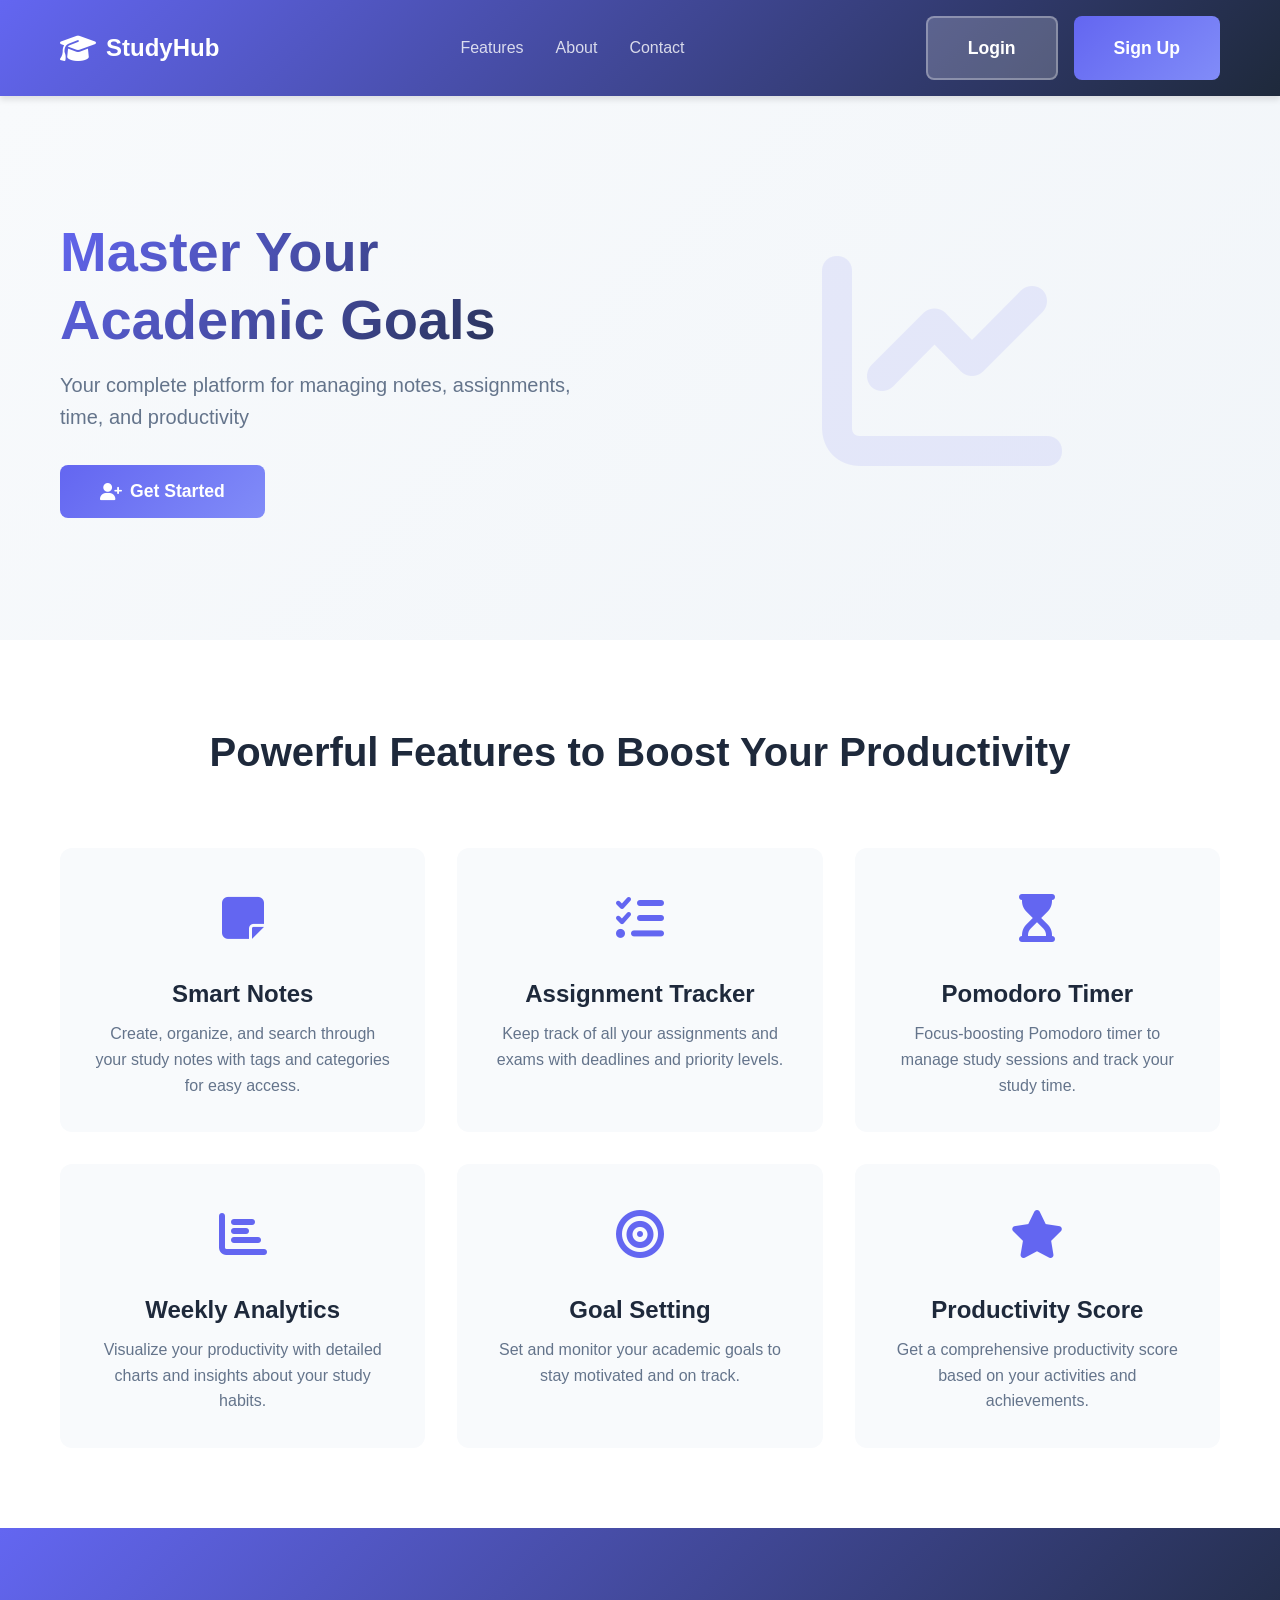
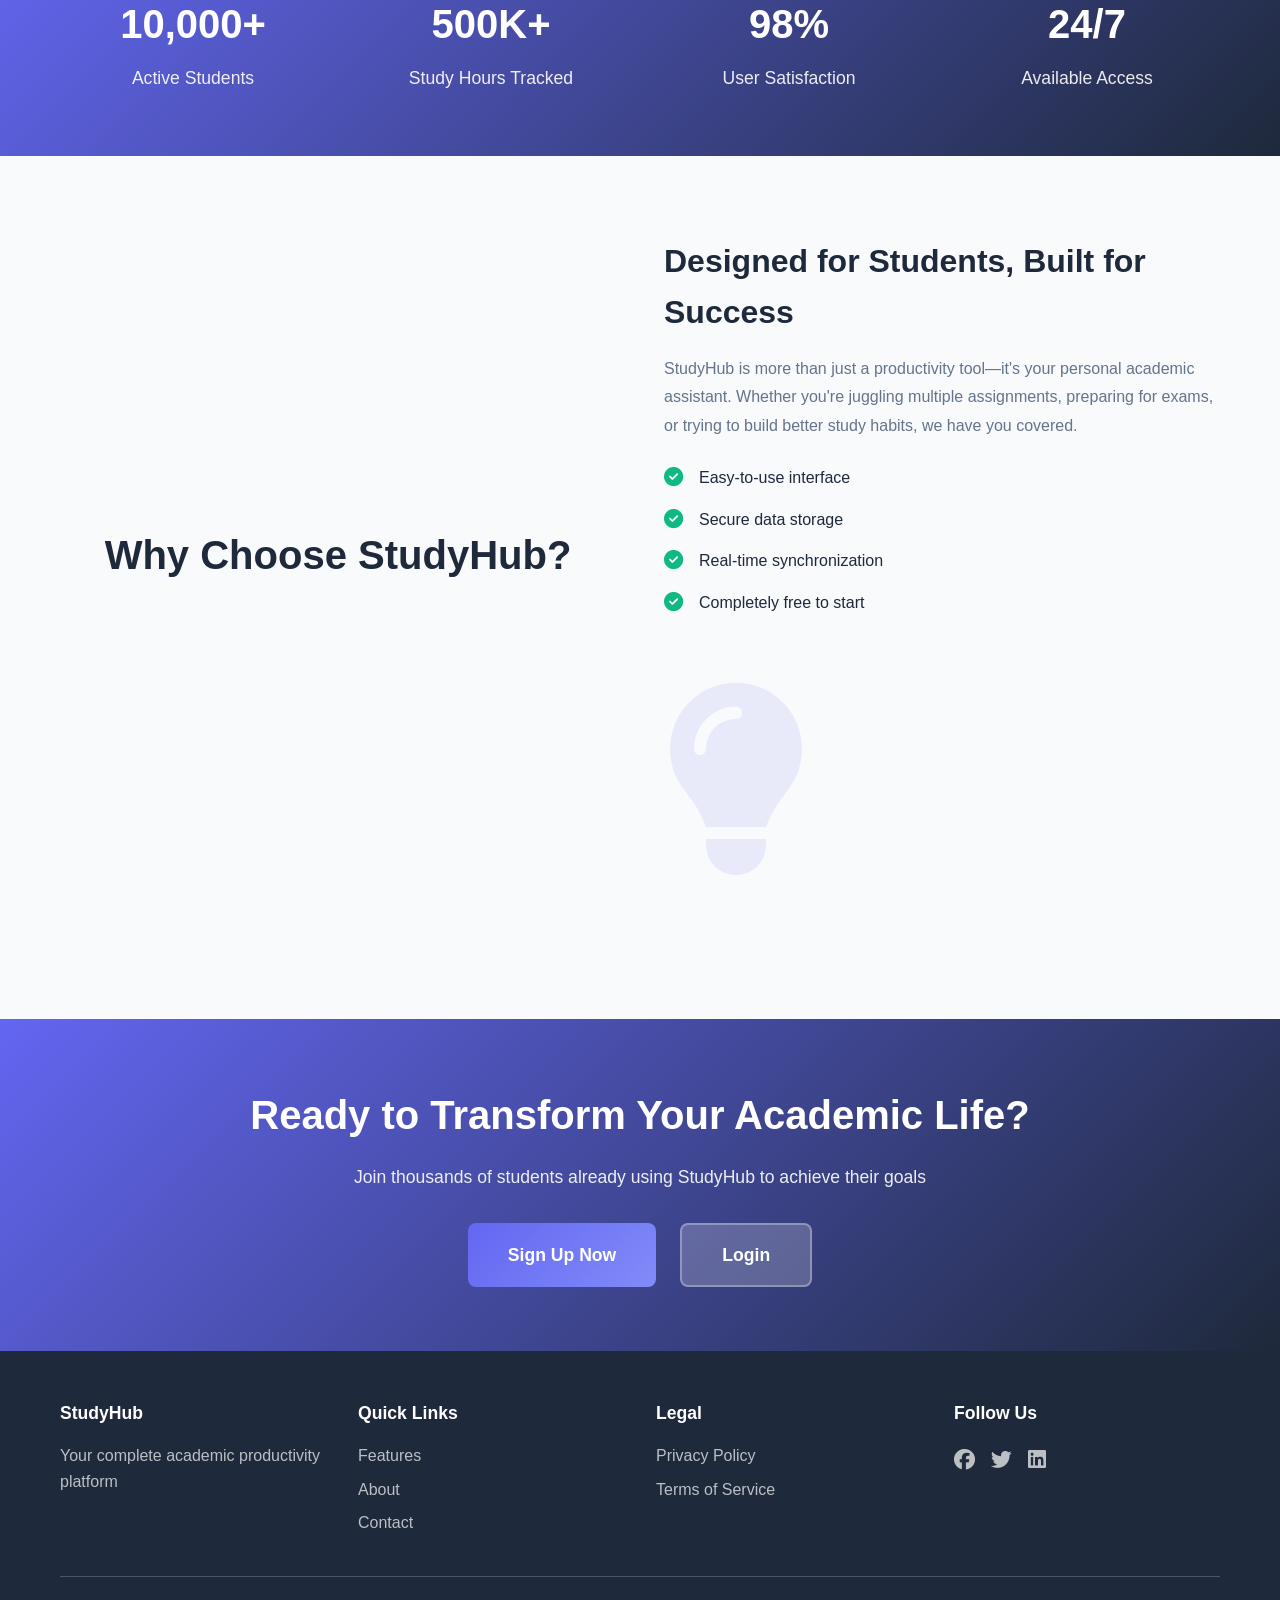
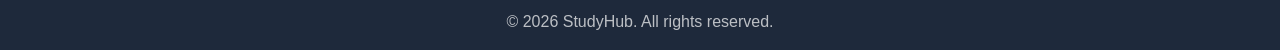
<file: frontend/index.html>
<!DOCTYPE html>
<html lang="en">
<head>
    <meta charset="UTF-8">
    <meta name="viewport" content="width=device-width, initial-scale=1.0">
    <title>Student Productivity Hub - Master Your Academic Goals</title>
    <link rel="stylesheet" href="assets/css/style.css">
    <link rel="stylesheet" href="https://cdnjs.cloudflare.com/ajax/libs/font-awesome/6.4.0/css/all.min.css">
</head>
<body>
    <!-- Navigation Bar -->
    <nav class="navbar">
        <div class="container">
            <div class="nav-wrapper">
                <div class="logo">
                    <i class="fas fa-graduation-cap"></i>
                    <span>StudyHub</span>
                </div>
                <div class="nav-links">
                    <a href="#features" class="nav-link">Features</a>
                    <a href="#about" class="nav-link">About</a>
                    <a href="#contact" class="nav-link">Contact</a>
                </div>
                <div class="auth-buttons">
                    <a href="pages/login.html" class="btn btn-secondary btn-large">
                        Login
                    </a>
                    <a href="pages/signup.html" class="btn btn-primary btn-large">
                        Sign Up
                    </a>
                    
                </div>
            </div>
        </div>
    </nav>

    <!-- Hero Section -->
    <section class="hero">
        <div class="container">
            <div class="hero-content">
                <h1 class="hero-title">Master Your Academic Goals</h1>
                <p class="hero-subtitle">Your complete platform for managing notes, assignments, time, and productivity</p>
                <div class="hero-buttons">
                    <button class="btn btn-primary btn-large" onclick="window.location='dashboard.html'">
                        <i class="fas fa-user-plus"></i> Get Started
                    </button>
                </div>
            </div>
            <div class="hero-image">
                <div class="hero-illustration">
                    <i class="fas fa-chart-line"></i>
                </div>
            </div>
        </div>
    </section>

    <!-- Features Section -->
    <section class="features" id="features">
        <div class="container">
            <h2 class="section-title">Powerful Features to Boost Your Productivity</h2>
            <div class="features-grid">
                <!-- Notes Management -->
                <div class="feature-card">
                    <div class="feature-icon">
                        <i class="fas fa-sticky-note"></i>
                    </div>
                    <h3>Smart Notes</h3>
                    <p>Create, organize, and search through your study notes with tags and categories for easy access.</p>
                </div>

                <!-- Assignment Tracker -->
                <div class="feature-card">
                    <div class="feature-icon">
                        <i class="fas fa-tasks"></i>
                    </div>
                    <h3>Assignment Tracker</h3>
                    <p>Keep track of all your assignments and exams with deadlines and priority levels.</p>
                </div>

                <!-- Study Timer -->
                <div class="feature-card">
                    <div class="feature-icon">
                        <i class="fas fa-hourglass-start"></i>
                    </div>
                    <h3>Pomodoro Timer</h3>
                    <p>Focus-boosting Pomodoro timer to manage study sessions and track your study time.</p>
                </div>

                <!-- Analytics -->
                <div class="feature-card">
                    <div class="feature-icon">
                        <i class="fas fa-chart-bar"></i>
                    </div>
                    <h3>Weekly Analytics</h3>
                    <p>Visualize your productivity with detailed charts and insights about your study habits.</p>
                </div>

                <!-- Goal Setting -->
                <div class="feature-card">
                    <div class="feature-icon">
                        <i class="fas fa-bullseye"></i>
                    </div>
                    <h3>Goal Setting</h3>
                    <p>Set and monitor your academic goals to stay motivated and on track.</p>
                </div>

                <!-- Productivity Score -->
                <div class="feature-card">
                    <div class="feature-icon">
                        <i class="fas fa-star"></i>
                    </div>
                    <h3>Productivity Score</h3>
                    <p>Get a comprehensive productivity score based on your activities and achievements.</p>
                </div>
            </div>
        </div>
    </section>

    <!-- Statistics Section -->
    <section class="statistics">
        <div class="container">
            <div class="stats-grid">
                <div class="stat-item">
                    <h3>10,000+</h3>
                    <p>Active Students</p>
                </div>
                <div class="stat-item">
                    <h3>500K+</h3>
                    <p>Study Hours Tracked</p>
                </div>
                <div class="stat-item">
                    <h3>98%</h3>
                    <p>User Satisfaction</p>
                </div>
                <div class="stat-item">
                    <h3>24/7</h3>
                    <p>Available Access</p>
                </div>
            </div>
        </div>
    </section>

    <!-- About Section -->
    <section class="about" id="about">
        <div class="container">
            <h2 class="section-title">Why Choose StudyHub?</h2>
            <div class="about-content">
                <div class="about-text">
                    <h3>Designed for Students, Built for Success</h3>
                    <p>
                        StudyHub is more than just a productivity tool—it's your personal academic assistant. 
                        Whether you're juggling multiple assignments, preparing for exams, or trying to build better study habits, 
                        we have you covered.
                    </p>
                    <ul class="benefits-list">
                        <li><i class="fas fa-check-circle"></i> Easy-to-use interface</li>
                        <li><i class="fas fa-check-circle"></i> Secure data storage</li>
                        <li><i class="fas fa-check-circle"></i> Real-time synchronization</li>
                        <li><i class="fas fa-check-circle"></i> Completely free to start</li>
                    </ul>
                </div>
                <div class="about-image">
                    <div class="about-illustration" id="lightbulb" onclick="this.classList.toggle('bulb-on')" title="Click to toggle!">
                        <i class="fas fa-lightbulb"></i>
                    </div>
                </div>
            </div>
        </div>
    </section>

    <!-- Call to Action Section -->
    <section class="cta">
        <div class="container">
            <h2>Ready to Transform Your Academic Life?</h2>
            <p>Join thousands of students already using StudyHub to achieve their goals</p>
            <div class="cta-buttons">
                <a href="pages/signup.html" class="btn btn-primary btn-large">
                    Sign Up Now
                </a>
                <a href="pages/login.html" class="btn btn-secondary btn-large">
                    Login
                </a>
            </div>
        </div>
    </section>

    <!-- Footer -->
    <footer class="footer">
        <div class="container">
            <div class="footer-content">
                <div class="footer-section">
                    <h4>StudyHub</h4>
                    <p>Your complete academic productivity platform</p>
                </div>
                <div class="footer-section">
                    <h4>Quick Links</h4>
                    <ul>
                        <li><a href="#features">Features</a></li>
                        <li><a href="#about">About</a></li>
                        <li><a href="#contact">Contact</a></li>
                    </ul>
                </div>
                <div class="footer-section">
                    <h4>Legal</h4>
                    <ul>
                        <li><a href="#">Privacy Policy</a></li>
                        <li><a href="#">Terms of Service</a></li>
                    </ul>
                </div>
                <div class="footer-section">
                    <h4>Follow Us</h4>
                    <div class="social-links">
                        <a href="#"><i class="fab fa-facebook"></i></a>
                        <a href="#"><i class="fab fa-twitter"></i></a>
                        <a href="#"><i class="fab fa-linkedin"></i></a>
                    </div>
                </div>
            </div>
            <div class="footer-bottom">
                <p>&copy; 2026 StudyHub. All rights reserved.</p>
            </div>
        </div>
    </footer>

    <script src="assets/js/script.js"></script>
</body>
</html>
</file>
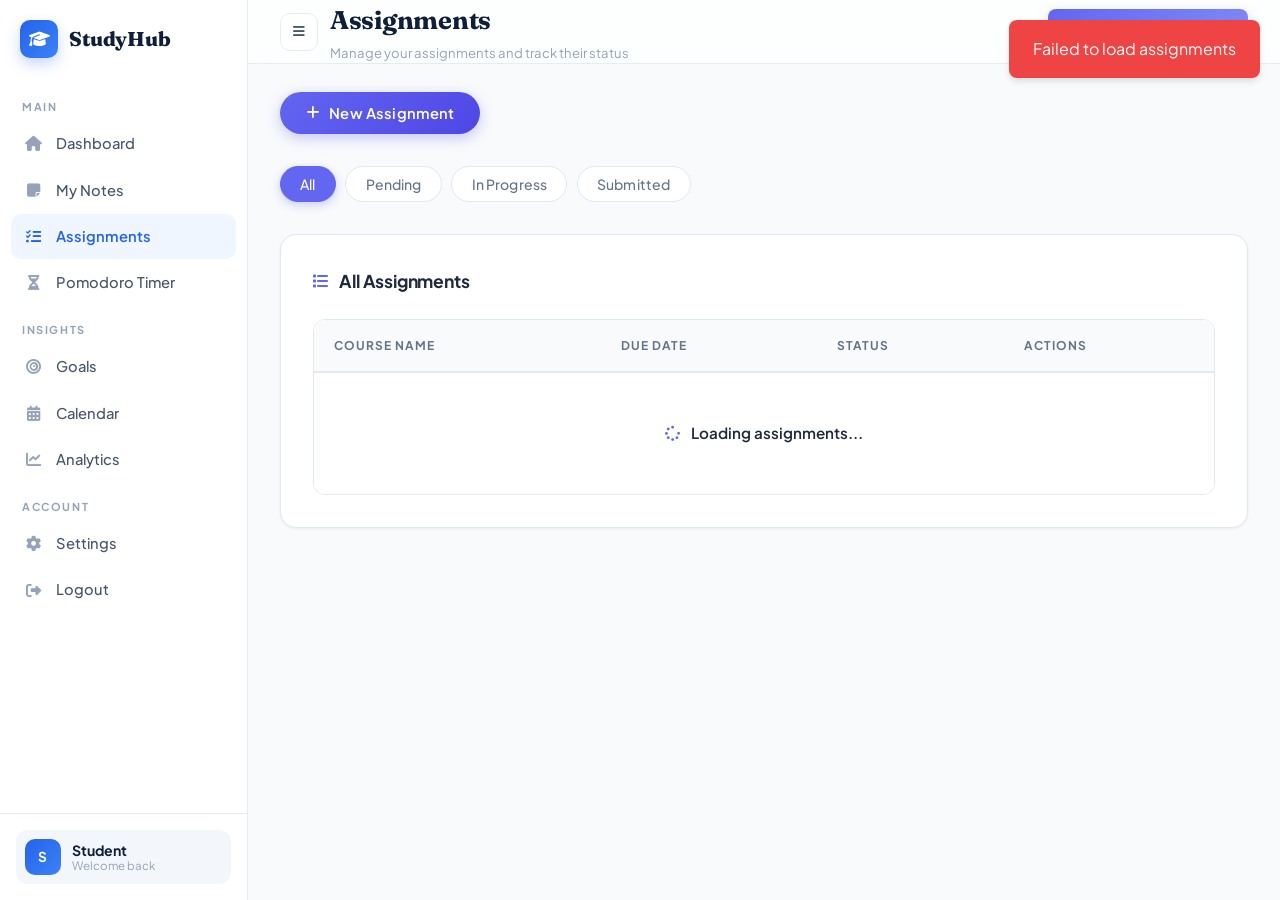
<file: frontend/pages/assignments.html>
<!DOCTYPE html>
<html lang="en">

<head>
    <meta charset="UTF-8">
    <meta name="viewport" content="width=device-width, initial-scale=1.0">
    <title>Assignments - Student Productivity Hub</title>
    <link rel="stylesheet" href="https://cdnjs.cloudflare.com/ajax/libs/font-awesome/6.4.0/css/all.min.css">
    <link rel="stylesheet" href="../assets/css/app-shell.css">
    <link rel="stylesheet" href="../assets/css/style.css">
    <link rel="stylesheet" href="../assets/css/assignments.css">
</head>

<body>
    <div class="app" id="app">
        <aside class="app-sidebar">
            <div class="brand">
                <div class="brand-logo"><i class="fas fa-graduation-cap"></i></div>
                <div class="brand-name">StudyHub</div>
            </div>
            <div class="nav-section-label">Main</div>
            <ul class="nav">
                <li><a href="dashboard.html"><i class="fas fa-home"></i><span>Dashboard</span></a></li>
                <li><a href="notes.html"><i class="fas fa-sticky-note"></i><span>My Notes</span></a></li>
                <li><a href="assignments.html" class="active"><i class="fas fa-tasks"></i><span>Assignments</span></a>
                </li>
                <li><a href="timer.html"><i class="fas fa-hourglass-half"></i><span>Pomodoro Timer</span></a></li>
            </ul>
            <div class="nav-section-label">Insights</div>
            <ul class="nav">
                <li><a href="goals.html"><i class="fas fa-bullseye"></i><span>Goals</span></a></li>
                <li><a href="calendar.html"><i class="fas fa-calendar-alt"></i><span>Calendar</span></a></li>
                <li><a href="analytics.html"><i class="fas fa-chart-line"></i><span>Analytics</span></a></li>
            </ul>
            <div class="nav-section-label">Account</div>
            <ul class="nav">
                <li><a href="settings.html"><i class="fas fa-cog"></i><span>Settings</span></a></li>
                <li><a href="#" onclick="logout(); return false;"><i
                            class="fas fa-sign-out-alt"></i><span>Logout</span></a></li>
            </ul>
            <div class="sidebar-footer">
                <div class="user-chip">
                    <div class="user-avatar">S</div>
                    <div class="user-meta">
                        <strong id="userName">Student</strong>
                        <span id="userRole">Welcome back</span>
                    </div>
                </div>
            </div>
        </aside>

        <div class="app-main">
            <header class="topbar">
                <div style="display:flex;align-items:center;gap:.75rem;">
                    <button class="menu-btn icon-btn"
                        onclick="document.getElementById('app').classList.toggle('sidebar-open')"><i
                            class="fas fa-bars"></i></button>
                    <div class="topbar-title">
                        <h1>Assignments</h1>
                        <p>Manage your assignments and track their status</p>
                    </div>
                </div>
                <div class="topbar-actions">
                    <button class="btn btn-primary" onclick="openAddModal()"><i class="fas fa-plus"></i> New
                        Assignment</button>
                </div>
            </header>
            <main class="page">

                <!-- Quick Actions -->
                <div class="quick-actions">
                    <button class="action-btn" onclick="openAddModal()">
                        <i class="fas fa-plus"></i>
                        New Assignment
                    </button>
                </div>

                <!-- Filter Options -->
                <div class="filter-section">
                    <button class="filter-btn active" onclick="filterAssignments('all')">All</button>
                    <button class="filter-btn" onclick="filterAssignments('pending')">Pending</button>
                    <button class="filter-btn" onclick="filterAssignments('in_progress')">In Progress</button>
                    <button class="filter-btn" onclick="filterAssignments('submitted')">Submitted</button>
                </div>

                <!-- Assignments Table -->
                <div class="content-section">
                    <h3 class="section-title">
                        <i class="fas fa-list"></i>
                        All Assignments
                    </h3>
                    <div class="assignments-container">
                        <table class="assignments-table">
                            <thead>
                                <tr>
                                    <th>Course Name</th>
                                    <th>Due Date</th>
                                    <th>Status</th>
                                    <th>Actions</th>
                                </tr>
                            </thead>
                            <tbody id="assignmentsTableBody">
                                <tr class="loading">
                                    <td colspan="4" style="text-align: center; padding: 2rem;">
                                        <i class="fas fa-spinner fa-spin"></i> Loading assignments...
                                    </td>
                                </tr>
                            </tbody>
                        </table>
                    </div>
                </div>

                <!-- Assignment Cards View (Mobile) -->
                <div class="content-section mobile-view">
                    <h3 class="section-title">
                        <i class="fas fa-th"></i>
                        Quick View
                    </h3>
                    <div class="assignments-cards" id="assignmentsCards">
                        <div class="loading-card">
                            <i class="fas fa-spinner fa-spin"></i> Loading...
                        </div>
                    </div>
                </div>
            </main>
        </div>
    </div>

    <!-- Add/Edit Modal -->
    <div id="assignmentModal" class="modal">
        <div class="modal-content">
            <div class="modal-header">
                <h2 id="modalTitle">Add Assignment</h2>
                <button class="close-btn" onclick="closeModal()">&times;</button>
            </div>
            <form id="assignmentForm" onsubmit="handleFormSubmit(event)">
                <div class="form-group">
                    <label for="courseName">Course Name <span class="required">*</span></label>
                    <input type="text" id="courseName" name="courseName" required placeholder="e.g., Mathematics">
                </div>

                <div class="form-group">
                    <label for="dueDate">Due Date <span class="required">*</span></label>
                    <input type="date" id="dueDate" name="dueDate" required>
                </div>

                <div class="form-group">
                    <label for="status">Status</label>
                    <select id="status" name="status">
                        <option value="pending">Pending</option>
                        <option value="in_progress">In Progress</option>
                        <option value="submitted">Submitted</option>
                    </select>
                </div>

                <div class="form-actions">
                    <button type="button" class="btn-cancel" onclick="closeModal()">Cancel</button>
                    <button type="submit" class="btn-submit">Save Assignment</button>
                </div>
            </form>
        </div>
    </div>

    <!-- Delete Confirmation Modal -->
    <div id="deleteModal" class="modal">
        <div class="modal-content small">
            <div class="modal-header">
                <h2>Delete Assignment</h2>
                <button class="close-btn" onclick="closeDeleteModal()">&times;</button>
            </div>
            <p>Are you sure you want to delete this assignment? This action cannot be undone.</p>
            <div class="modal-footer">
                <button class="btn-cancel" onclick="closeDeleteModal()">Cancel</button>
                <button class="btn-danger" onclick="confirmDelete()">Delete</button>
            </div>
        </div>
    </div>

    <script src="../assets/js/assignments.js"></script>
    <script>
        fetch("../../backend/get_user.php", { credentials: 'include' })
            .then(res => res.json())
            .then(data => {
                if (data.success && data.user) {
                    const name = data.user.name || 'Student';
                    document.getElementById("userName").textContent = name;
                    document.getElementById("userAvatar").textContent = name.trim().charAt(0).toUpperCase() || 'S';
                    const hour = new Date().getHours();
                    const greet = hour < 12 ? 'Good morning' : hour < 18 ? 'Good afternoon' : 'Good evening';
                    document.getElementById("greetTitle").innerHTML = `${greet}, ${name} 👋`;
                    const today = new Date().toLocaleDateString('en-US', { weekday: 'long', day: 'numeric', month: 'long', year: 'numeric' });
                    document.getElementById("greetSub").textContent = today;
                }
            })
            .catch(() => { });
    </script>
</body>

</html>
</file>
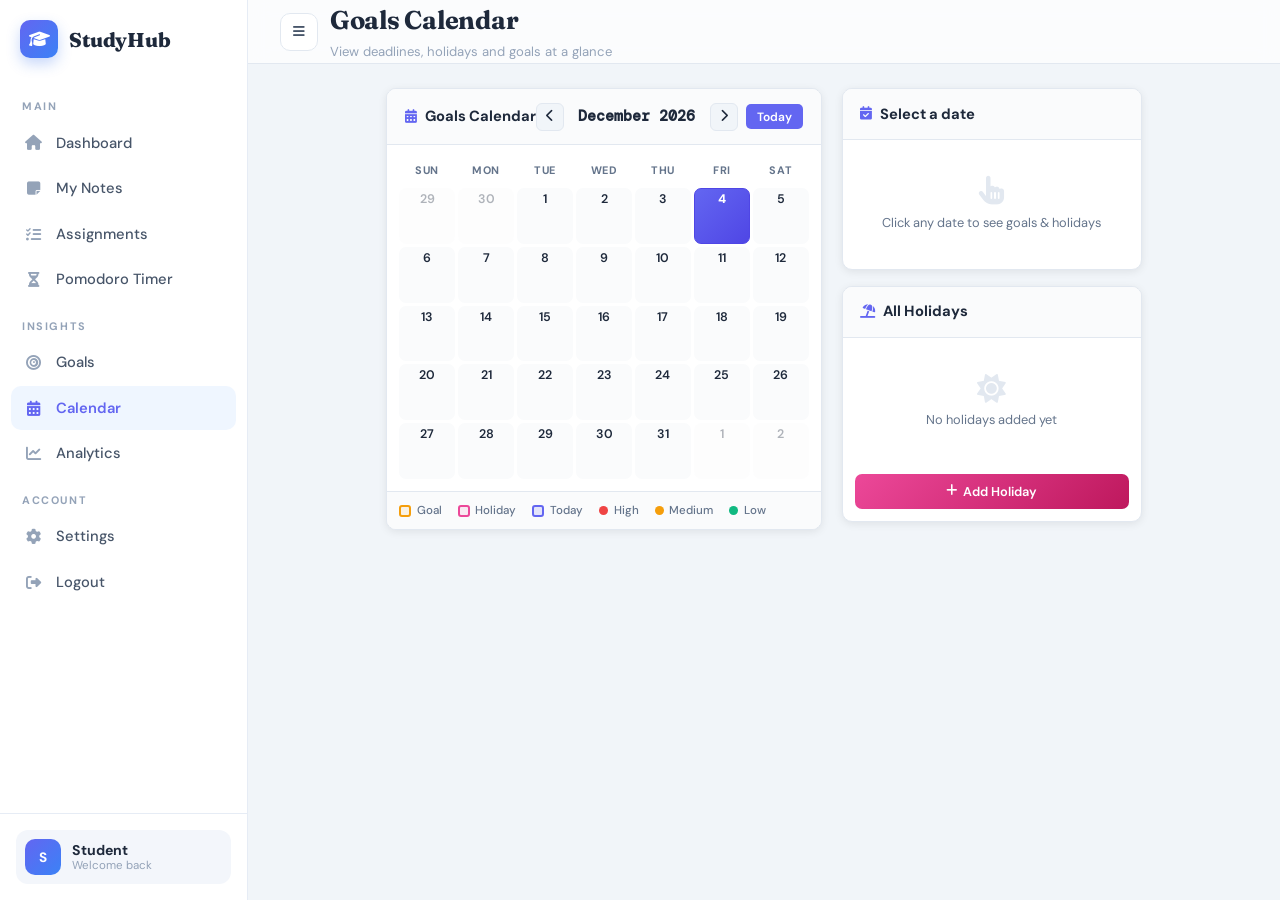
<file: frontend/pages/calendar.html>
<!DOCTYPE html>
<html lang="en">

<head>
    <meta charset="UTF-8">
    <meta name="viewport" content="width=device-width, initial-scale=1.0">
    <title>Goals Calendar – StudyHub</title>
    <link rel="stylesheet" href="https://cdnjs.cloudflare.com/ajax/libs/font-awesome/6.4.0/css/all.min.css">
    <link rel="stylesheet" href="../assets/css/app-shell.css">
    <link rel="stylesheet" href="../assets/css/calendar.css">
</head>

<body>

    <div class="app" id="app">
        <aside class="app-sidebar">
            <div class="brand">
                <div class="brand-logo"><i class="fas fa-graduation-cap"></i></div>
                <div class="brand-name">StudyHub</div>
            </div>
            <div class="nav-section-label">Main</div>
            <ul class="nav">
                <li><a href="dashboard.html"><i class="fas fa-home"></i><span>Dashboard</span></a></li>
                <li><a href="notes.html"><i class="fas fa-sticky-note"></i><span>My Notes</span></a></li>
                <li><a href="assignments.html"><i class="fas fa-tasks"></i><span>Assignments</span></a></li>
                <li><a href="timer.html"><i class="fas fa-hourglass-half"></i><span>Pomodoro Timer</span></a></li>
            </ul>
            <div class="nav-section-label">Insights</div>
            <ul class="nav">
                <li><a href="goals.html"><i class="fas fa-bullseye"></i><span>Goals</span></a></li>
                <li><a href="calendar.html" class="active"><i class="fas fa-calendar-alt"></i><span>Calendar</span></a>
                </li>
                <li><a href="analytics.html"><i class="fas fa-chart-line"></i><span>Analytics</span></a></li>
            </ul>
            <div class="nav-section-label">Account</div>
            <ul class="nav">
                <li><a href="settings.html"><i class="fas fa-cog"></i><span>Settings</span></a></li>
                <li><a href="#" onclick="logout(); return false;"><i
                            class="fas fa-sign-out-alt"></i><span>Logout</span></a></li>
            </ul>
            <div class="sidebar-footer">
                <div class="user-chip">
                    <div class="user-avatar">S</div>
                    <div class="user-meta">
                        <strong id="userName">Student</strong>
                        <span id="userRole">Welcome back</span>
                    </div>
                </div>
            </div>
        </aside>

        <div class="app-main">
            <header class="topbar">
                <div style="display:flex;align-items:center;gap:.75rem;">
                    <button class="menu-btn icon-btn"
                        onclick="document.getElementById('app').classList.toggle('sidebar-open')"><i
                            class="fas fa-bars"></i></button>
                    <div class="topbar-title">
                        <h1>Goals Calendar</h1>
                        <p>View deadlines, holidays and goals at a glance</p>
                    </div>
                </div>
            </header>

            <div class="page">

                <!-- Calendar -->
                <div class="card">
                    <div class="card-head">
                        <h3><i class="fas fa-calendar-days"></i> Goals Calendar</h3>
                        <div class="cal-nav">
                            <button class="cal-nav-btn" id="prevBtn"><i class="fas fa-chevron-left"></i></button>
                            <div class="month-label" id="monthLabel">—</div>
                            <button class="cal-nav-btn" id="nextBtn"><i class="fas fa-chevron-right"></i></button>
                            <button class="today-btn" id="todayBtn">Today</button>
                        </div>
                    </div>
                    <div class="cal-body">
                        <div class="weekdays">
                            <div class="weekday">Sun</div>
                            <div class="weekday">Mon</div>
                            <div class="weekday">Tue</div>
                            <div class="weekday">Wed</div>
                            <div class="weekday">Thu</div>
                            <div class="weekday">Fri</div>
                            <div class="weekday">Sat</div>
                        </div>
                        <div class="cal-grid" id="calGrid"></div>
                    </div>
                    <div class="legend">
                        <div class="legend-item">
                            <div class="leg-box" style="border-color:var(--accent);background:rgba(245,158,11,.1)">
                            </div> Goal
                        </div>
                        <div class="legend-item">
                            <div class="leg-box" style="border-color:var(--holiday);background:rgba(236,72,153,.1)">
                            </div> Holiday
                        </div>
                        <div class="legend-item">
                            <div class="leg-box" style="border-color:var(--primary);background:rgba(99,102,241,.15)">
                            </div> Today
                        </div>
                        <div class="legend-item">
                            <div class="leg-dot" style="background:var(--danger)"></div> High
                        </div>
                        <div class="legend-item">
                            <div class="leg-dot" style="background:var(--accent)"></div> Medium
                        </div>
                        <div class="legend-item">
                            <div class="leg-dot" style="background:var(--success)"></div> Low
                        </div>
                    </div>
                </div>

                <!-- Sidebar -->
                <div class="sidebar-panel">
                    <div class="card">
                        <div class="card-head">
                            <h3><i class="fas fa-calendar-check"></i> <span id="detailTitle">Select a date</span></h3>
                        </div>
                        <div class="panel-body" id="detailBody">
                            <div class="empty-panel">
                                <i class="fas fa-hand-pointer"></i>
                                <p style="font-size:.8rem">Click any date to see goals &amp; holidays</p>
                            </div>
                        </div>
                    </div>

                    <div class="card">
                        <div class="card-head">
                            <h3><i class="fas fa-umbrella-beach"></i> All Holidays</h3>
                        </div>
                        <div class="panel-body" id="holidaysOverview">
                            <div class="empty-panel"><i class="fas fa-spinner fa-spin"></i>
                                <p style="font-size:.8rem">Loading…</p>
                            </div>
                        </div>
                        <div style="padding:.5rem .75rem .75rem">
                            <button class="add-holiday-btn" id="addHolidayBtn">
                                <i class="fas fa-plus"></i> Add Holiday
                            </button>
                        </div>
                    </div>
                </div>
            </div>

            <!-- Modal -->
            <div class="modal-bg" id="holidayModal">
                <div class="modal-box">
                    <div class="modal-head">
                        <h3><i class="fas fa-umbrella-beach" style="color:var(--holiday);margin-right:.4rem"></i> Add
                            Holiday</h3>
                        <button class="modal-close" id="closeModal">&times;</button>
                    </div>
                    <div class="modal-body">
                        <div class="form-group">
                            <label for="holidayDate">Date <span style="color:var(--danger)">*</span></label>
                            <input type="date" id="holidayDate" required>
                        </div>
                        <div class="form-group">
                            <label for="holidayName">Holiday Name <span style="color:var(--danger)">*</span></label>
                            <input type="text" id="holidayName" placeholder="e.g., Eid ul-Fitr" required>
                        </div>
                        <div class="form-group">
                            <label for="holidayDesc">Description <span
                                    style="color:var(--muted);font-weight:400">(optional)</span></label>
                            <textarea id="holidayDesc" placeholder="Any notes about this holiday…"></textarea>
                        </div>
                    </div>
                    <div class="modal-foot">
                        <button class="btn-cancel" id="cancelModal">Cancel</button>
                        <button class="btn-save" id="saveHolidayBtn"><i class="fas fa-check"></i> Save Holiday</button>
                    </div>
                </div>
            </div>
        </div><!-- /.app-main -->
    </div><!-- /.app -->

    <div class="toast-wrap" id="toastWrap"></div>

    <script src="../assets/js/calendar.js"></script>
    <script>
        fetch("../../backend/get_user.php", { credentials: 'include' })
            .then(res => res.json())
            .then(data => {
                if (data.success && data.user) {
                    const name = data.user.name || 'Student';
                    document.getElementById("userName").textContent = name;
                    document.getElementById("userAvatar").textContent = name.trim().charAt(0).toUpperCase() || 'S';
                    const hour = new Date().getHours();
                    const greet = hour < 12 ? 'Good morning' : hour < 18 ? 'Good afternoon' : 'Good evening';
                    document.getElementById("greetTitle").innerHTML = `${greet}, ${name} 👋`;
                    const today = new Date().toLocaleDateString('en-US', { weekday: 'long', day: 'numeric', month: 'long', year: 'numeric' });
                    document.getElementById("greetSub").textContent = today;
                }
            })
            .catch(() => { });
    </script>
</body>

</html>
</file>
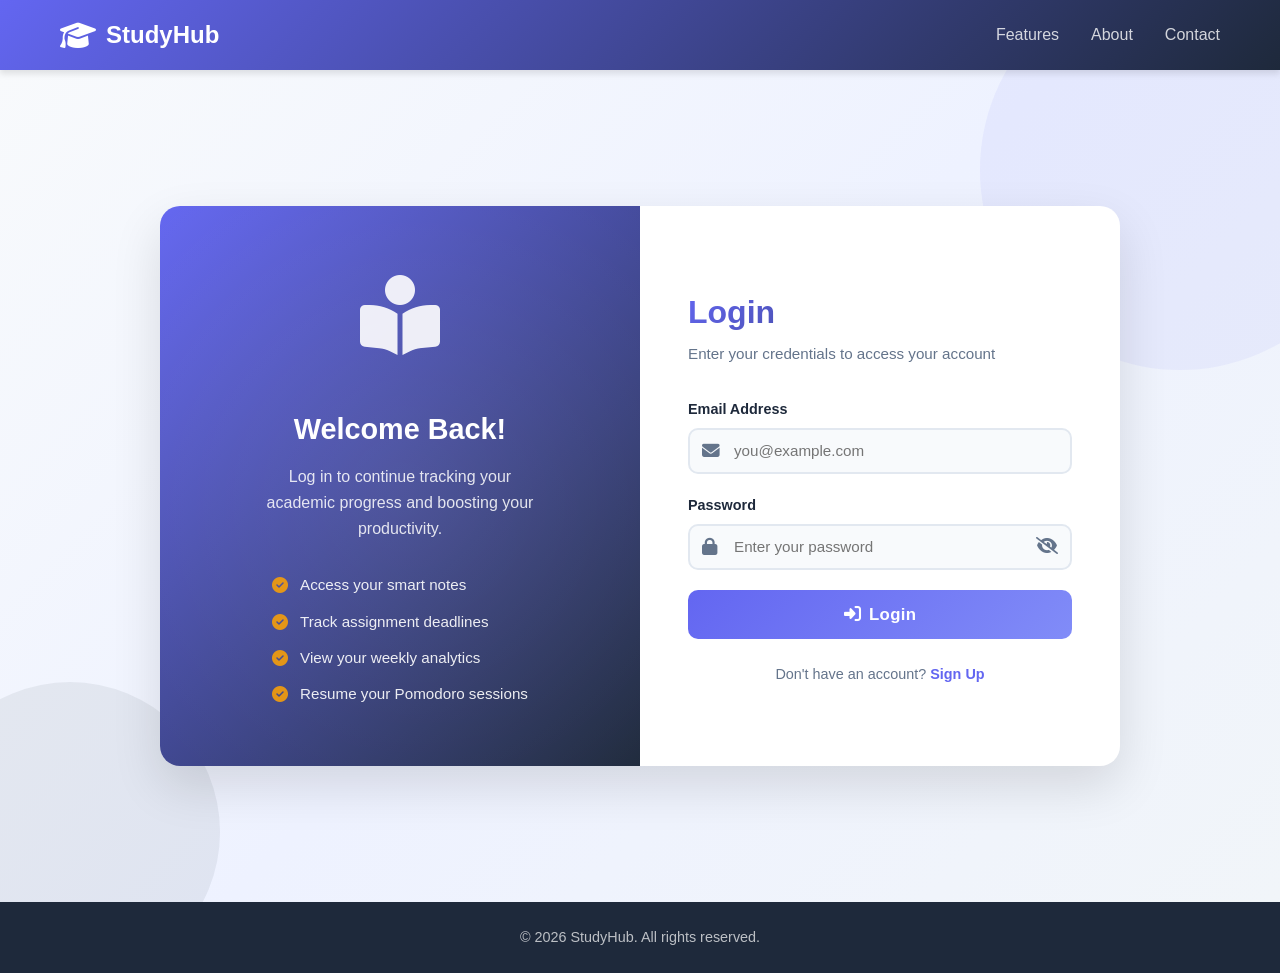
<file: frontend/pages/login.html>
<!DOCTYPE html>
<html lang="en">
<head>
    <meta charset="UTF-8">
    <meta name="viewport" content="width=device-width, initial-scale=1.0">
    <title>Login - StudyHub</title>
    <meta name="description" content="Log in to your StudyHub account and manage your study notes, assignments, and productivity.">
    <link rel="stylesheet" href="../assets/css/auth.css">
    <link rel="stylesheet" href="https://cdnjs.cloudflare.com/ajax/libs/font-awesome/6.4.0/css/all.min.css">
</head>
<body>

    <!-- Navigation Bar -->
    <nav class="navbar">
        <div class="container">
            <div class="nav-wrapper">
                <a href="../../index.html" class="logo">
                    <i class="fas fa-graduation-cap"></i>
                    <span>StudyHub</span>
                </a>
                <div class="nav-links">
                    <a href="../../index.html#features" class="nav-link">Features</a>
                    <a href="../../index.html#about" class="nav-link">About</a>
                    <a href="../../index.html#contact" class="nav-link">Contact</a>
                </div>
            </div>
        </div>
    </nav>

    <!-- Auth Section -->
    <section class="auth-section">
        <div class="auth-container">

            <!-- Side Panel -->
            <div class="auth-side-panel">
                <div class="side-icon">
                    <i class="fas fa-book-open-reader"></i>
                </div>
                <h2>Welcome Back!</h2>
                <p>Log in to continue tracking your academic progress and boosting your productivity.</p>
                <ul class="side-features">
                    <li><i class="fas fa-check-circle"></i> Access your smart notes</li>
                    <li><i class="fas fa-check-circle"></i> Track assignment deadlines</li>
                    <li><i class="fas fa-check-circle"></i> View your weekly analytics</li>
                    <li><i class="fas fa-check-circle"></i> Resume your Pomodoro sessions</li>
                </ul>
            </div>

            <!-- Form Panel -->
            <div class="auth-form-panel">
                <h1>Login</h1>
                <p class="auth-subtitle">Enter your credentials to access your account</p>

                <form class="auth-form" id="login-form">
                    <!-- Email -->
                    <div class="form-group">
                        <label for="login-email">Email Address</label>
                        <div class="input-wrapper">
                            <i class="fas fa-envelope field-icon"></i>
                            <input type="email" id="login-email" name="email" placeholder="you@example.com" required>
                        </div>
                    </div>

                    <!-- Password -->
                    <div class="form-group">
                        <label for="login-pass">Password</label>
                        <div class="input-wrapper">
                            <i class="fas fa-lock field-icon"></i>
                            <input type="password" id="login-pass" name="password" placeholder="Enter your password" required>
                            <button type="button" class="toggle-password" id="login-eye" aria-label="Toggle password visibility">
                                <i class="fas fa-eye-slash"></i>
                            </button>
                        </div>
                    </div>

                    <!-- Remember / Forgot
                    <div class="form-extras">
                        <label class="form-remember">
                            <input type="checkbox"> Remember me
                        </label>
                        <a href="#" class="form-forgot">Forgot Password?</a>
                    </div>
                -->

                    <!-- Submit -->
                    <button type="submit" class="btn btn-primary" id="login-btn">
                        <i class="fas fa-sign-in-alt"></i> Login
                    </button>

                    <!-- Divider 
                    <div class="auth-divider">
                        <span>or continue with</span>
                    </div>
                -->

                    <!-- Social 
                    <div class="social-login">
                        <button type="button" class="social-btn" id="google-login-btn">
                            <i class="fab fa-google"></i> Google
                        </button>
                        <button type="button" class="social-btn" id="github-login-btn">
                            <i class="fab fa-github"></i> GitHub
                        </button>
                    </div>
                -->

                    <!-- Footer Link -->
                    <div class="auth-footer-link">
                        Don't have an account? <a href="signup.html">Sign Up</a>
                    </div>
                </form>
            </div>

        </div>
    </section>

    <!-- Footer -->
    <footer class="footer">
        <div class="container">
            <p>&copy; 2026 StudyHub. All rights reserved.</p>
        </div>
    </footer>

<script src="../assets/js/login.js"></script>
</body>
</html>
</file>
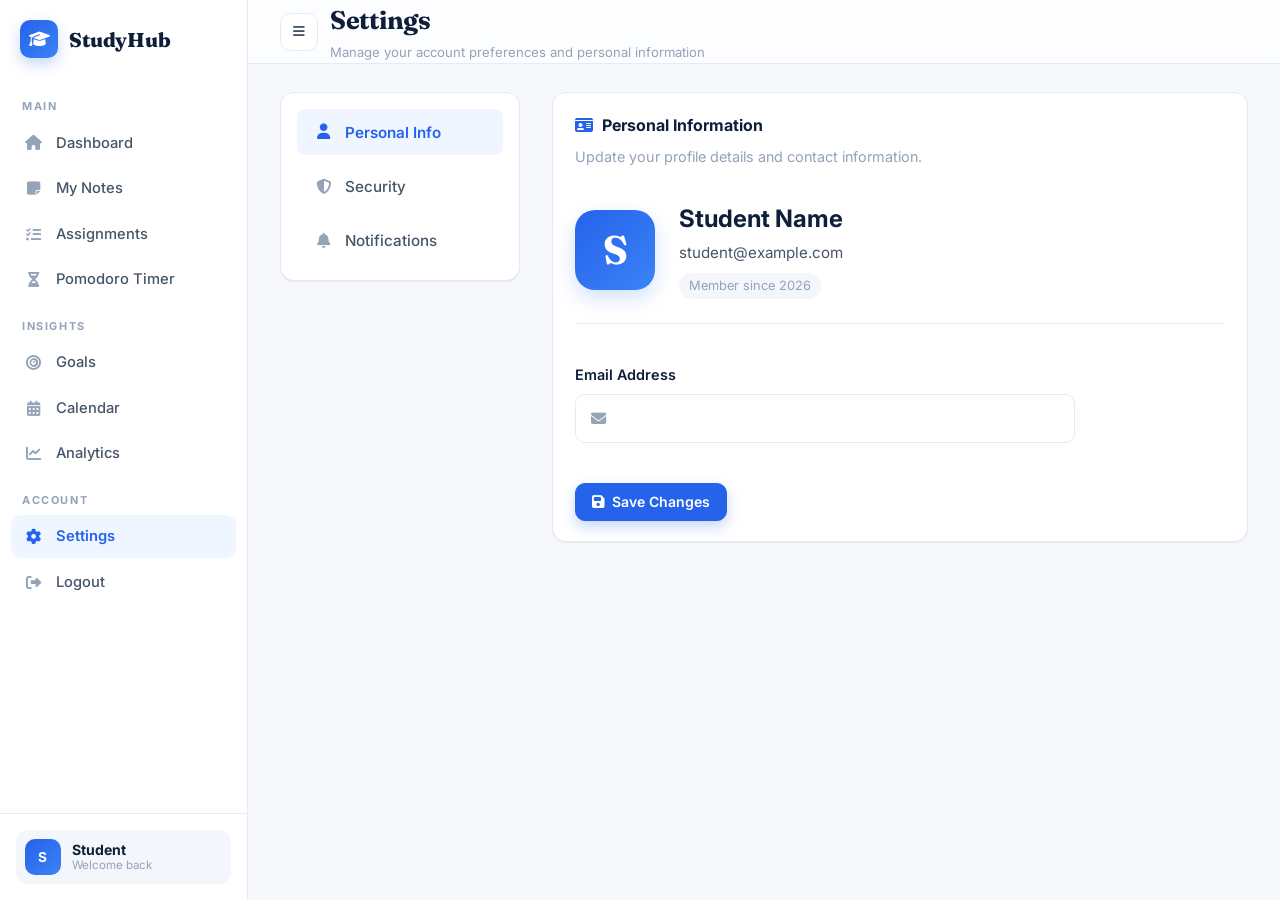
<file: frontend/pages/settings.html>
<!DOCTYPE html>
<html lang="en">
<head>
    <meta charset="UTF-8">
    <meta name="viewport" content="width=device-width, initial-scale=1.0">
    <title>Settings — StudyHub</title>
    <link rel="stylesheet" href="https://cdnjs.cloudflare.com/ajax/libs/font-awesome/6.4.0/css/all.min.css">
    <link rel="stylesheet" href="../assets/css/app-shell.css">
    <link rel="stylesheet" href="../assets/css/settings.css">
</head>
<body>
    <script>
        fetch("../../backend/check_auth.php")
            .then(res => res.text())
            .then(res => {
                if (res.trim() === "unauthorized") {
                    window.location = "login.html?redirect=settings.html";
                }
            });
    </script>

    <div class="app" id="app">
        <aside class="app-sidebar">
            <div class="brand">
                <div class="brand-logo"><i class="fas fa-graduation-cap"></i></div>
                <div class="brand-name">StudyHub</div>
            </div>
            <div class="nav-section-label">Main</div>
            <ul class="nav">
                <li><a href="dashboard.html"><i class="fas fa-home"></i><span>Dashboard</span></a></li>
                <li><a href="notes.html"><i class="fas fa-sticky-note"></i><span>My Notes</span></a></li>
                <li><a href="assignments.html"><i class="fas fa-tasks"></i><span>Assignments</span></a></li>
                <li><a href="timer.html"><i class="fas fa-hourglass-half"></i><span>Pomodoro Timer</span></a></li>
            </ul>
            <div class="nav-section-label">Insights</div>
            <ul class="nav">
                <li><a href="goals.html"><i class="fas fa-bullseye"></i><span>Goals</span></a></li>
                <li><a href="calendar.html"><i class="fas fa-calendar-alt"></i><span>Calendar</span></a></li>
                <li><a href="analytics.html"><i class="fas fa-chart-line"></i><span>Analytics</span></a></li>
            </ul>
            <div class="nav-section-label">Account</div>
            <ul class="nav">
                <li><a href="settings.html" class="active"><i class="fas fa-cog"></i><span>Settings</span></a></li>
                <li><a href="#" onclick="logout(); return false;"><i class="fas fa-sign-out-alt"></i><span>Logout</span></a></li>
            </ul>
            <div class="sidebar-footer">
                <div class="user-chip">
                    <div class="user-avatar" id="sidebarAvatar">S</div>
                    <div class="user-meta">
                        <strong id="sidebarName">Student</strong>
                        <span>Welcome back</span>
                    </div>
                </div>
            </div>
        </aside>

        <div class="app-main">
            <header class="topbar">
                <div style="display:flex;align-items:center;gap:.75rem;">
                    <button class="menu-btn icon-btn" onclick="document.getElementById('app').classList.toggle('sidebar-open')"><i class="fas fa-bars"></i></button>
                    <div class="topbar-title">
                        <h1>Settings</h1>
                        <p>Manage your account preferences and personal information</p>
                    </div>
                </div>
            </header>

            <main class="page">
                <div class="settings-layout">
                    <!-- Sidebar Navigation for Settings -->
                    <div class="settings-nav">
                        <button class="settings-tab active" data-target="profile-section">
                            <i class="fas fa-user"></i> Personal Info
                        </button>
                        <button class="settings-tab" data-target="security-section">
                            <i class="fas fa-shield-alt"></i> Security
                        </button>
                        <button class="settings-tab" data-target="notifications-section">
                            <i class="fas fa-bell"></i> Notifications
                        </button>
                    </div>

                    <!-- Settings Content -->
                    <div class="settings-content">
                        
                        <!-- Personal Info Section -->
                        <section class="settings-section active" id="profile-section">
                            <div class="card card-pad">
                                <h3 class="section-title"><i class="fas fa-id-card"></i> Personal Information</h3>
                                <p class="section-desc">Update your profile details and contact information.</p>
                                
                                <div class="profile-header">
                                    <div class="profile-avatar" id="mainAvatar">S</div>
                                    <div class="profile-info">
                                        <h2 id="mainName">Student Name</h2>
                                        <p id="mainEmail">student@example.com</p>
                                        <span class="member-since" id="memberSince">Member since 2026</span>
                                    </div>
                                </div>

                                <form id="profileForm" class="settings-form">
                                    <div class="form-group">
                                        <label for="updateEmail">Email Address</label>
                                        <div class="input-with-icon">
                                            <i class="fas fa-envelope"></i>
                                            <input type="email" id="updateEmail" name="email" required>
                                        </div>
                                    </div>
                                    <div class="form-actions">
                                        <button type="submit" class="btn btn-primary" id="saveProfileBtn">
                                            <i class="fas fa-save"></i> Save Changes
                                        </button>
                                    </div>
                                </form>
                            </div>
                        </section>

                        <!-- Security Section -->
                        <section class="settings-section" id="security-section">
                            <div class="card card-pad">
                                <h3 class="section-title"><i class="fas fa-lock"></i> Change Password</h3>
                                <p class="section-desc">Ensure your account is using a long, random password to stay secure.</p>
                                
                                <form id="passwordForm" class="settings-form">
                                    <div class="form-group">
                                        <label for="currentPassword">Current Password</label>
                                        <div class="input-with-icon">
                                            <i class="fas fa-key"></i>
                                            <input type="password" id="currentPassword" name="current_password" required>
                                            <button type="button" class="toggle-password"><i class="fas fa-eye"></i></button>
                                        </div>
                                    </div>
                                    <div class="form-divider"></div>
                                    <div class="form-group">
                                        <label for="newPassword">New Password</label>
                                        <div class="input-with-icon">
                                            <i class="fas fa-lock"></i>
                                            <input type="password" id="newPassword" name="new_password" required minlength="6">
                                            <button type="button" class="toggle-password"><i class="fas fa-eye"></i></button>
                                        </div>
                                    </div>
                                    <div class="form-group">
                                        <label for="confirmPassword">Confirm New Password</label>
                                        <div class="input-with-icon">
                                            <i class="fas fa-check-circle"></i>
                                            <input type="password" id="confirmPassword" name="confirm_password" required minlength="6">
                                            <button type="button" class="toggle-password"><i class="fas fa-eye"></i></button>
                                        </div>
                                    </div>
                                    
                                    <div class="password-requirements">
                                        <h4>Password Requirements:</h4>
                                        <ul>
                                            <li id="req-length"><i class="fas fa-circle"></i> Minimum 6 characters</li>
                                        </ul>
                                    </div>

                                    <div class="form-actions">
                                        <button type="submit" class="btn btn-primary" id="savePasswordBtn">
                                            <i class="fas fa-key"></i> Update Password
                                        </button>
                                    </div>
                                </form>
                            </div>
                        </section>

                        <!-- Notifications Section -->
                        <section class="settings-section" id="notifications-section">
                            <div class="card card-pad">
                                <h3 class="section-title"><i class="fas fa-bell"></i> Email Notifications</h3>
                                <p class="section-desc">Get email reminders when your assignment or goal deadlines are approaching.</p>

                                <!-- SMTP Status Banner -->
                                <div class="notif-smtp-status" id="smtpStatus">
                                    <div class="smtp-icon"><i class="fas fa-spinner fa-spin"></i></div>
                                    <div class="smtp-text">Checking email configuration…</div>
                                </div>

                                <form id="notifForm" class="settings-form" style="max-width:100%;">
                                    <!-- Master toggle -->
                                    <div class="notif-toggle-row">
                                        <div class="notif-toggle-info">
                                            <strong>Enable Notifications</strong>
                                            <span>Receive email alerts for upcoming deadlines</span>
                                        </div>
                                        <label class="toggle-switch">
                                            <input type="checkbox" id="notifEnabled" checked>
                                            <span class="toggle-slider"></span>
                                        </label>
                                    </div>

                                    <div class="notif-options" id="notifOptions">
                                        <!-- Days before -->
                                        <div class="notif-option-card">
                                            <div class="notif-option-icon" style="background:var(--info-bg);color:var(--info);">
                                                <i class="fas fa-calendar-day"></i>
                                            </div>
                                            <div class="notif-option-body">
                                                <label for="notifDays">Notify me this many days before deadline</label>
                                                <div class="notif-days-picker">
                                                    <button type="button" class="days-btn" id="daysMinus"><i class="fas fa-minus"></i></button>
                                                    <span class="days-value" id="daysValue">3</span>
                                                    <span class="days-label">days</span>
                                                    <button type="button" class="days-btn" id="daysPlus"><i class="fas fa-plus"></i></button>
                                                </div>
                                            </div>
                                        </div>

                                        <!-- Assignment toggle -->
                                        <div class="notif-toggle-row sub">
                                            <div class="notif-toggle-info">
                                                <strong><i class="fas fa-tasks" style="color:var(--primary);margin-right:6px;"></i>Assignments</strong>
                                                <span>Notify when assignment due dates are near</span>
                                            </div>
                                            <label class="toggle-switch">
                                                <input type="checkbox" id="notifAssignments" checked>
                                                <span class="toggle-slider"></span>
                                            </label>
                                        </div>

                                        <!-- Goals toggle -->
                                        <div class="notif-toggle-row sub">
                                            <div class="notif-toggle-info">
                                                <strong><i class="fas fa-bullseye" style="color:var(--violet);margin-right:6px;"></i>Goals</strong>
                                                <span>Notify when goal target dates are near</span>
                                            </div>
                                            <label class="toggle-switch">
                                                <input type="checkbox" id="notifGoals" checked>
                                                <span class="toggle-slider"></span>
                                            </label>
                                        </div>
                                    </div>

                                    <div class="form-actions" style="display:flex;gap:.75rem;flex-wrap:wrap;">
                                        <button type="submit" class="btn btn-primary" id="saveNotifBtn">
                                            <i class="fas fa-save"></i> Save Preferences
                                        </button>
                                    </div>
                                </form>
                            </div>

                            <!-- SMTP Configuration Card -->
                            <div class="card card-pad" style="margin-top:1.5rem;">
                                <h3 class="section-title"><i class="fas fa-server"></i> Email Setup (Gmail SMTP)</h3>
                                <p class="section-desc">Enter your Gmail address and App Password so StudyHub can send you notifications. <a href="https://myaccount.google.com/apppasswords" target="_blank" style="color:var(--primary);text-decoration:underline;">Get your App Password →</a></p>

                                <div class="smtp-setup-guide">
                                    <div class="setup-step">
                                        <div class="step-num">1</div>
                                        <div>Enable <strong>2-Step Verification</strong> on your Google Account</div>
                                    </div>
                                    <div class="setup-step">
                                        <div class="step-num">2</div>
                                        <div>Go to <a href="https://myaccount.google.com/apppasswords" target="_blank" style="color:var(--primary);">App Passwords</a> and create one for "Mail"</div>
                                    </div>
                                    <div class="setup-step">
                                        <div class="step-num">3</div>
                                        <div>Paste the <strong>16-character code</strong> below</div>
                                    </div>
                                </div>

                                <form id="smtpForm" class="settings-form" style="max-width:500px;">
                                    <div class="form-group">
                                        <label for="smtpEmail">Gmail Address</label>
                                        <div class="input-with-icon">
                                            <i class="fas fa-envelope"></i>
                                            <input type="email" id="smtpEmail" placeholder="your.email@gmail.com">
                                        </div>
                                    </div>
                                    <div class="form-group">
                                        <label for="smtpPassword">App Password</label>
                                        <div class="input-with-icon">
                                            <i class="fas fa-key"></i>
                                            <input type="password" id="smtpPassword" placeholder="xxxx xxxx xxxx xxxx">
                                            <button type="button" class="toggle-password"><i class="fas fa-eye"></i></button>
                                        </div>
                                        <small style="color:var(--text-3);font-size:.78rem;">Leave blank to keep your existing password unchanged.</small>
                                    </div>
                                    <div class="form-actions">
                                        <button type="submit" class="btn btn-primary" id="saveSmtpBtn">
                                            <i class="fas fa-save"></i> Save Email Setup
                                        </button>
                                    </div>
                                </form>
                            </div>

                            <!-- Test & Run Section -->
                            <div class="card card-pad" style="margin-top:1.5rem;">
                                <h3 class="section-title"><i class="fas fa-paper-plane"></i> Test & Run</h3>
                                <p class="section-desc">Verify your email setup or manually trigger a notification check.</p>

                                <div class="notif-actions-grid">
                                    <div class="notif-action-card">
                                        <div class="notif-action-icon" style="background:linear-gradient(135deg,#2563eb,#3b82f6);">
                                            <i class="fas fa-envelope"></i>
                                        </div>
                                        <div class="notif-action-body">
                                            <strong>Send Test Email</strong>
                                            <span>Send a test notification to your email address to verify the SMTP setup is working.</span>
                                        </div>
                                        <button type="button" class="btn btn-primary" id="testEmailBtn">
                                            <i class="fas fa-paper-plane"></i> Send Test
                                        </button>
                                    </div>

                                    <div class="notif-action-card">
                                        <div class="notif-action-icon" style="background:linear-gradient(135deg,#8b5cf6,#a78bfa);">
                                            <i class="fas fa-sync-alt"></i>
                                        </div>
                                        <div class="notif-action-body">
                                            <strong>Check Deadlines Now</strong>
                                            <span>Manually run the notification check for all students with upcoming deadlines.</span>
                                        </div>
                                        <button type="button" class="btn" id="runCronBtn" style="border-color:var(--violet);color:var(--violet);">
                                            <i class="fas fa-play"></i> Run Now
                                        </button>
                                    </div>
                                </div>

                                <!-- Result display -->
                                <div class="notif-result" id="notifResult" style="display:none;"></div>
                            </div>
                        </section>

                    </div>
                </div>
            </main>
        </div>
    </div>

    <!-- Toast container -->
    <div class="toast-container" id="toastContainer"></div>

    <script src="../assets/js/settings.js"></script>
</body>
</html>
</file>
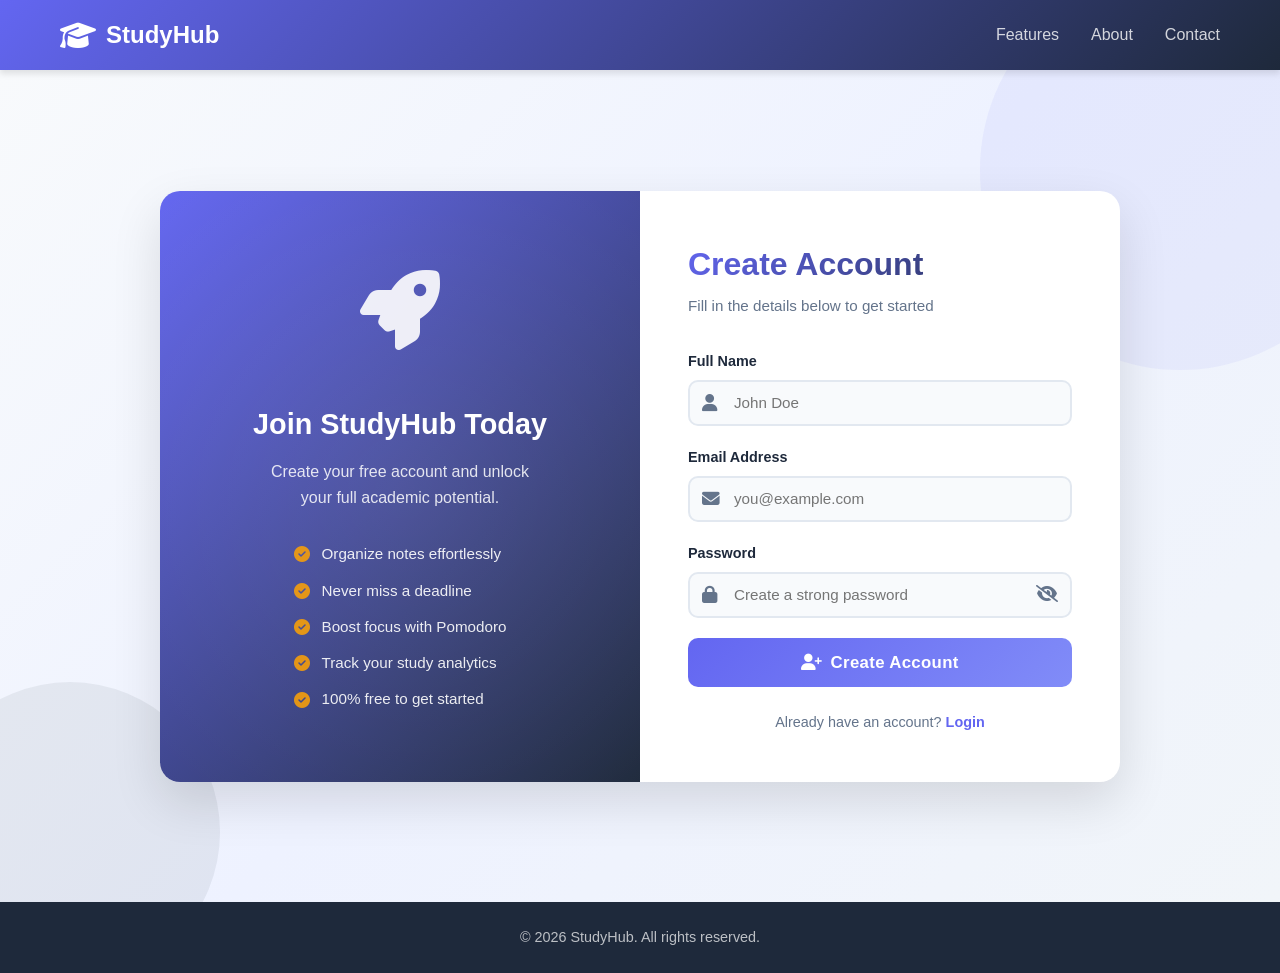
<file: frontend/pages/signup.html>
<!DOCTYPE html>
<html lang="en">
<head>
    <meta charset="UTF-8">
    <meta name="viewport" content="width=device-width, initial-scale=1.0">
    <title>Sign Up - StudyHub</title>
    <meta name="description" content="Create your free StudyHub account and start mastering your academic goals today.">
    <link rel="stylesheet" href="../assets/css/auth.css">
    <link rel="stylesheet" href="https://cdnjs.cloudflare.com/ajax/libs/font-awesome/6.4.0/css/all.min.css">
</head>
<body>

    <!-- Navigation Bar -->
    <nav class="navbar">
        <div class="container">
            <div class="nav-wrapper">
                <a href="../../index.html" class="logo">
                    <i class="fas fa-graduation-cap"></i>
                    <span>StudyHub</span>
                </a>
                <div class="nav-links">
                    <a href="../../index.html#features" class="nav-link">Features</a>
                    <a href="../../index.html#about" class="nav-link">About</a>
                    <a href="../../index.html#contact" class="nav-link">Contact</a>
                </div>
            </div>
        </div>
    </nav>

    <!-- Auth Section -->
    <section class="auth-section">
        <div class="auth-container">

            <!-- Side Panel -->
            <div class="auth-side-panel">
                <div class="side-icon">
                    <i class="fas fa-rocket"></i>
                </div>
                <h2>Join StudyHub Today</h2>
                <p>Create your free account and unlock your full academic potential.</p>
                <ul class="side-features">
                    <li><i class="fas fa-check-circle"></i> Organize notes effortlessly</li>
                    <li><i class="fas fa-check-circle"></i> Never miss a deadline</li>
                    <li><i class="fas fa-check-circle"></i> Boost focus with Pomodoro</li>
                    <li><i class="fas fa-check-circle"></i> Track your study analytics</li>
                    <li><i class="fas fa-check-circle"></i> 100% free to get started</li>
                </ul>
            </div>

            <!-- Form Panel -->
            <div class="auth-form-panel">
                <h1>Create Account</h1>
                <p class="auth-subtitle">Fill in the details below to get started</p>

                <form class="auth-form" id="signup-form">
                    <!-- Name -->
                    <div class="form-group">
                        <label for="name">Full Name</label>
                        <div class="input-wrapper">
                            <i class="fas fa-user field-icon"></i>
                            <input type="text" id="name" name="name" placeholder="John Doe" required autocomplete="one-time-code">
                        </div>
                    </div>

                    <!-- Email -->
                    <div class="form-group">
                        <label for="email">Email Address</label>
                        <div class="input-wrapper">
                            <i class="fas fa-envelope field-icon"></i>
                            <input type="email" id="email" name="email" placeholder="you@example.com" required autocomplete="one-time-code">
                        </div>
                    </div>

                    <!-- Password -->
                    <div class="form-group">
                        <label for="password">Password</label>
                        <div class="input-wrapper">
                            <i class="fas fa-lock field-icon"></i>
                            <input type="password" id="password" name="password" placeholder="Create a strong password" required autocomplete="one-time-code">
                            <button type="button" class="toggle-password" id="signup-eye" aria-label="Toggle password visibility">
                                <i class="fas fa-eye-slash"></i>
                            </button>
                        </div>
                    </div>

                    <!-- Agree Checkbox 
                    <label class="form-agree">
                        <input type="checkbox" id="subscribe" name="subscribe">
                        I agree to the <a href="#">Terms of Service</a> and <a href="#">Privacy Policy</a>
                    </label>
                -->
                    <!-- Submit -->
                    <button type="button" class="btn btn-primary" id="signup-btn" onclick="signup()">
                        <i class="fas fa-user-plus"></i> Create Account
                    </button>

                    <!-- Divider
                    <div class="auth-divider">
                        <span>or sign up with</span>
                    </div>

                     
                    <div class="social-login">
                        <button type="button" class="social-btn" id="google-signup-btn">
                            <i class="fab fa-google"></i> Google
                        </button>
                        <button type="button" class="social-btn" id="github-signup-btn">
                            <i class="fab fa-github"></i> GitHub
                        </button>
                    </div>
                -->

                    <!-- Footer Link -->
                    <div class="auth-footer-link">
                        Already have an account? <a href="login.html">Login</a>
                    </div>
                </form>
            </div>

        </div>
    </section>

    <!-- Footer -->
    <footer class="footer">
        <div class="container">
            <p>&copy; 2026 StudyHub. All rights reserved.</p>
        </div>
    </footer>

<script src="../assets/js/signup.js"></script>
</body>
</html>
</file>
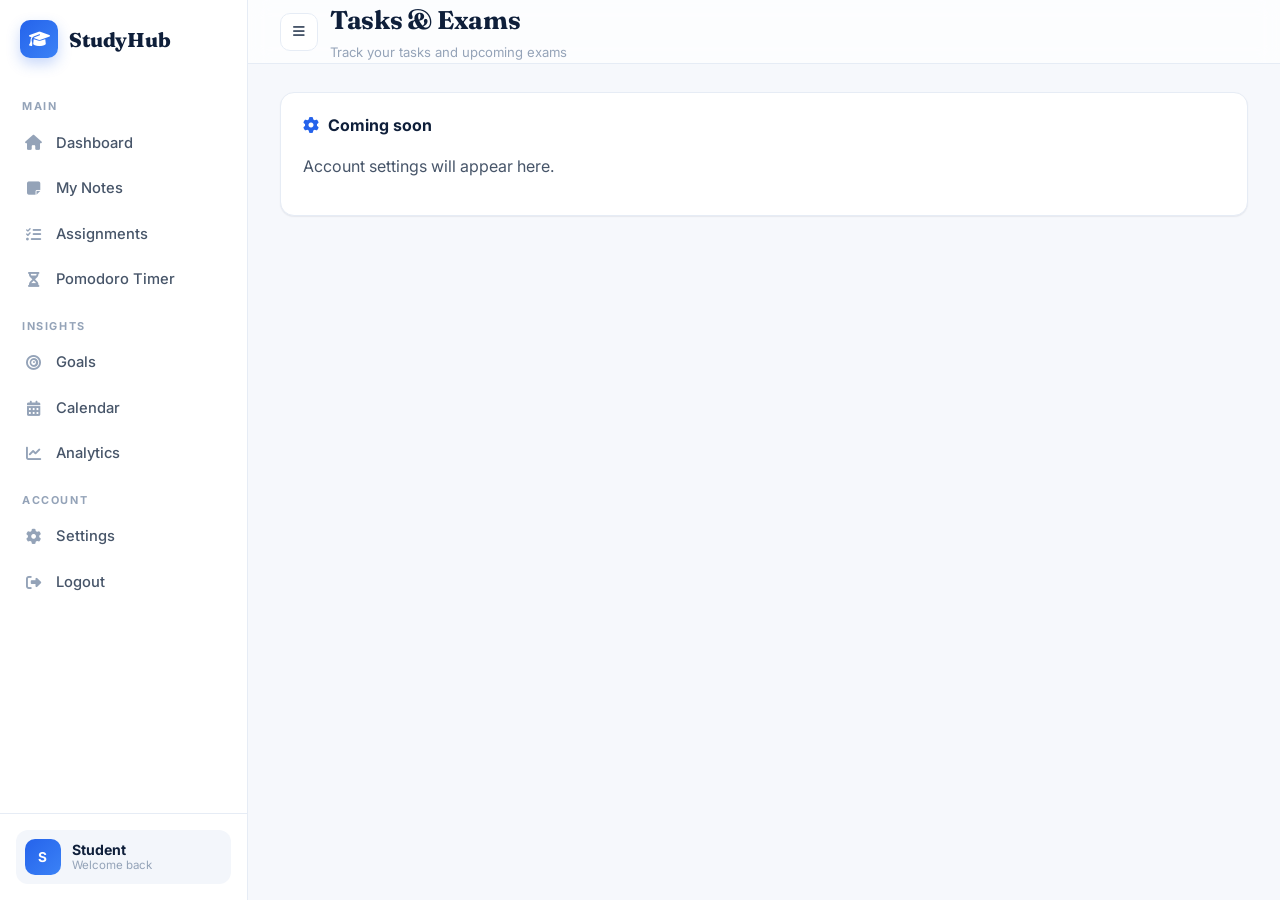
<file: frontend/pages/tasks.html>
<!DOCTYPE html>
<html lang="en">

<head>
    <meta charset="UTF-8">
    <meta name="viewport" content="width=device-width, initial-scale=1.0">
    <title>Tasks — StudyHub</title>
    <link rel="stylesheet" href="https://cdnjs.cloudflare.com/ajax/libs/font-awesome/6.4.0/css/all.min.css">
    <link rel="stylesheet" href="../assets/css/app-shell.css">
</head>

<body>
    <div class="app" id="app">
        <aside class="app-sidebar">
            <div class="brand">
                <div class="brand-logo"><i class="fas fa-graduation-cap"></i></div>
                <div class="brand-name">StudyHub</div>
            </div>
            <div class="nav-section-label">Main</div>
            <ul class="nav">
                <li><a href="dashboard.html"><i class="fas fa-home"></i><span>Dashboard</span></a></li>
                <li><a href="notes.html"><i class="fas fa-sticky-note"></i><span>My Notes</span></a></li>
                <li><a href="assignments.html"><i class="fas fa-tasks"></i><span>Assignments</span></a></li>
                <li><a href="timer.html"><i class="fas fa-hourglass-half"></i><span>Pomodoro Timer</span></a></li>
            </ul>
            <div class="nav-section-label">Insights</div>
            <ul class="nav">
                <li><a href="goals.html"><i class="fas fa-bullseye"></i><span>Goals</span></a></li>
                <li><a href="calendar.html"><i class="fas fa-calendar-alt"></i><span>Calendar</span></a></li>
                <li><a href="analytics.html"><i class="fas fa-chart-line"></i><span>Analytics</span></a></li>
            </ul>
            <div class="nav-section-label">Account</div>
            <ul class="nav">
                <li><a href="settings.html"><i class="fas fa-cog"></i><span>Settings</span></a></li>
                <li><a href="#" onclick="logout(); return false;"><i
                            class="fas fa-sign-out-alt"></i><span>Logout</span></a></li>
            </ul>
            <div class="sidebar-footer">
                <div class="user-chip">
                    <div class="user-avatar">S</div>
                    <div class="user-meta">
                        <strong id="userName">Student</strong>
                        <span id="userRole">Welcome back</span>
                    </div>
                </div>
            </div>
        </aside>
        <div class="app-main">
            <header class="topbar">
                <div style="display:flex;align-items:center;gap:.75rem;">
                    <button class="menu-btn icon-btn"
                        onclick="document.getElementById('app').classList.toggle('sidebar-open')"><i
                            class="fas fa-bars"></i></button>
                    <div class="topbar-title">
                        <h1>Tasks &amp; Exams</h1>
                        <p>Track your tasks and upcoming exams</p>
                    </div>
                </div>
            </header>
            <main class="page">
                <section class="card card-pad">
                    <h3 class="section-title"><i class="fas fa-cog"></i> Coming soon</h3>
                    <p style="color:var(--text-2)">Account settings will appear here.</p>
                </section>
            </main>
        </div>
    </div>
    <script>
        function logout() { fetch("../../backend/logout.php").then(() => window.location = "../../index.html"); }
    </script>
    <script>
        fetch("../../backend/get_user.php", { credentials: 'include' })
            .then(res => res.json())
            .then(data => {
                if (data.success && data.user) {
                    const name = data.user.name || 'Student';
                    document.getElementById("userName").textContent = name;
                    document.getElementById("userAvatar").textContent = name.trim().charAt(0).toUpperCase() || 'S';
                    const hour = new Date().getHours();
                    const greet = hour < 12 ? 'Good morning' : hour < 18 ? 'Good afternoon' : 'Good evening';
                    document.getElementById("greetTitle").innerHTML = `${greet}, ${name} 👋`;
                    const today = new Date().toLocaleDateString('en-US', { weekday: 'long', day: 'numeric', month: 'long', year: 'numeric' });
                    document.getElementById("greetSub").textContent = today;
                }
            })
            .catch(() => { });
    </script>
</body>

</html>
</file>
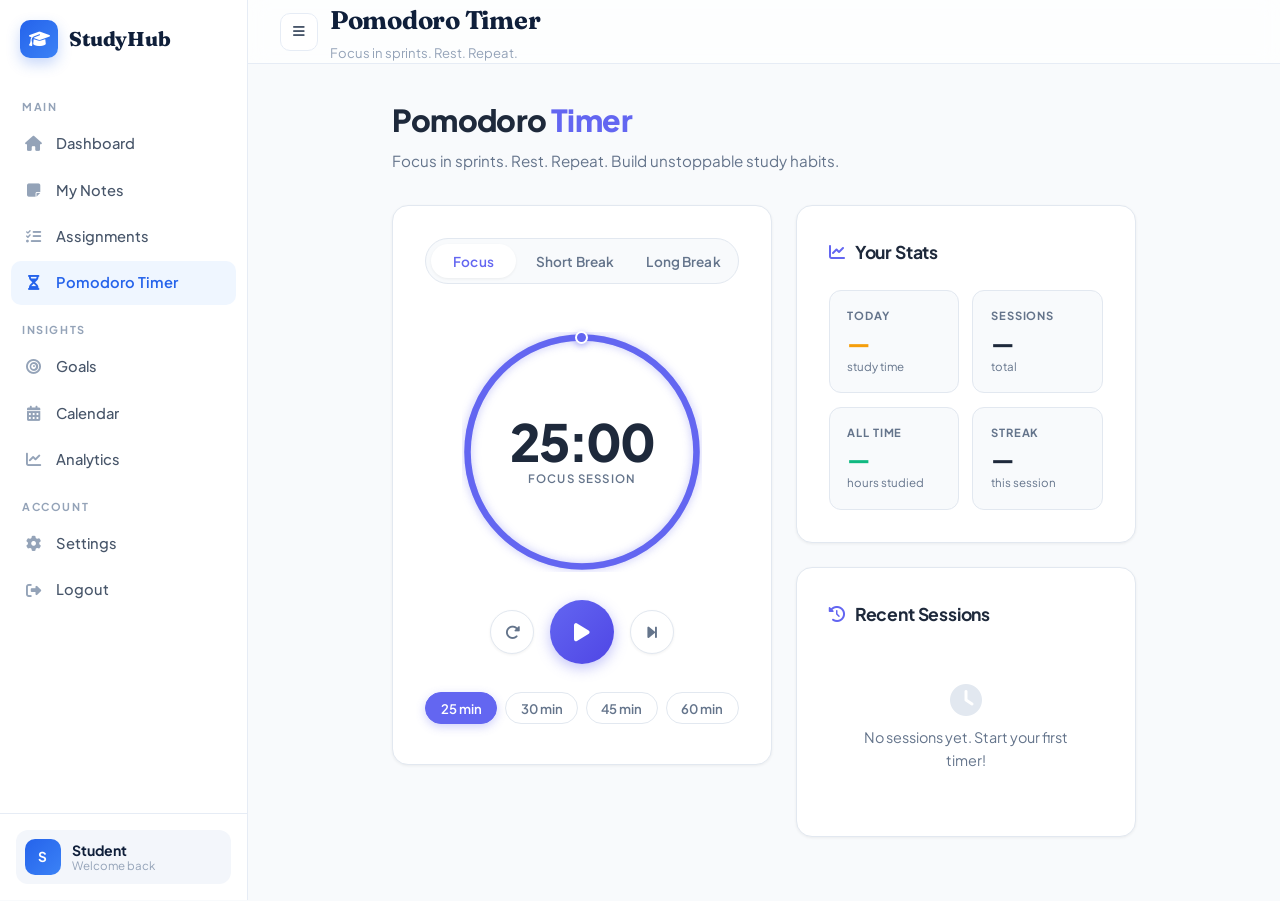
<file: frontend/pages/timer.html>
<!DOCTYPE html>
<html lang="en">

<head>
    <meta charset="UTF-8">
    <meta name="viewport" content="width=device-width, initial-scale=1.0">
    <title>Pomodoro Timer — StudyHub</title>
    <meta name="description" content="Focus-boosting Pomodoro timer. Track study sessions and build better habits.">
    <link rel="stylesheet" href="https://cdnjs.cloudflare.com/ajax/libs/font-awesome/6.4.0/css/all.min.css">
    <link rel="stylesheet" href="../assets/css/app-shell.css">
    <link rel="stylesheet" href="../assets/css/timer.css">
</head>

<body>

    <!-- Auth guard -->
    <script>
        fetch('../../backend/check_auth.php')
            .then(r => r.text())
            .then(t => { if (t.trim() === 'unauthorized') window.location.href = 'login.html'; });
    </script>

    <div class="app" id="app">
        <aside class="app-sidebar">
            <div class="brand">
                <div class="brand-logo"><i class="fas fa-graduation-cap"></i></div>
                <div class="brand-name">StudyHub</div>
            </div>
            <div class="nav-section-label">Main</div>
            <ul class="nav">
                <li><a href="dashboard.html"><i class="fas fa-home"></i><span>Dashboard</span></a></li>
                <li><a href="notes.html"><i class="fas fa-sticky-note"></i><span>My Notes</span></a></li>
                <li><a href="assignments.html"><i class="fas fa-tasks"></i><span>Assignments</span></a></li>
                <li><a href="timer.html" class="active"><i class="fas fa-hourglass-half"></i><span>Pomodoro
                            Timer</span></a></li>
            </ul>
            <div class="nav-section-label">Insights</div>
            <ul class="nav">
                <li><a href="goals.html"><i class="fas fa-bullseye"></i><span>Goals</span></a></li>
                <li><a href="calendar.html"><i class="fas fa-calendar-alt"></i><span>Calendar</span></a></li>
                <li><a href="analytics.html"><i class="fas fa-chart-line"></i><span>Analytics</span></a></li>
            </ul>
            <div class="nav-section-label">Account</div>
            <ul class="nav">
                <li><a href="settings.html"><i class="fas fa-cog"></i><span>Settings</span></a></li>
                <li><a href="#" onclick="logout(); return false;"><i
                            class="fas fa-sign-out-alt"></i><span>Logout</span></a></li>
            </ul>
            <div class="sidebar-footer">
                <div class="user-chip">
                    <div class="user-avatar">S</div>
                    <div class="user-meta">
                        <strong id="userName">Student</strong>
                        <span id="userRole">Welcome back</span>
                    </div>
                </div>
            </div>
        </aside>

        <div class="app-main">
            <header class="topbar">
                <div style="display:flex;align-items:center;gap:.75rem;">
                    <button class="menu-btn icon-btn"
                        onclick="document.getElementById('app').classList.toggle('sidebar-open')"><i
                            class="fas fa-bars"></i></button>
                    <div class="topbar-title">
                        <h1>Pomodoro Timer</h1>
                        <p>Focus in sprints. Rest. Repeat.</p>
                    </div>
                </div>
            </header>

            <div class="timer-page">

                <!-- Heading -->
                <div class="page-heading">
                    <div>
                        <h1>Pomodoro <span>Timer</span></h1>
                        <p>Focus in sprints. Rest. Repeat. Build unstoppable study habits.</p>
                    </div>
                </div>

                <!-- Grid: main timer + sidebar -->
                <div class="timer-grid">

                    <!-- ── Left: Timer card ──────────────────── -->
                    <div class="card" id="timerCard">

                        <!-- Mode tabs -->
                        <div class="mode-tabs" role="tablist">
                            <button class="mode-tab active" data-mode="focus" role="tab"
                                onclick="switchMode('focus')">Focus</button>
                            <button class="mode-tab" data-mode="short-break" role="tab"
                                onclick="switchMode('short-break')">Short Break</button>
                            <button class="mode-tab" data-mode="long-break" role="tab"
                                onclick="switchMode('long-break')">Long Break</button>
                        </div>

                        <!-- Ring + clock -->
                        <div class="ring-wrapper">
                            <div class="ring-container" id="ringContainer">

                                <!-- SVG ring -->
                                <svg class="ring-svg" viewBox="0 0 260 260" xmlns="http://www.w3.org/2000/svg">
                                    <circle class="ring-track" cx="130" cy="130" r="124" />
                                    <circle class="ring-progress idle-stroke" id="ringProgress" cx="130" cy="130"
                                        r="124" stroke-dasharray="779.2" stroke-dashoffset="0" />
                                </svg>

                                <!-- Moving dot -->
                                <div class="ring-dot idle-dot" id="ringDot"></div>

                                <!-- Centre text -->
                                <div class="ring-centre">
                                    <div class="timer-display" id="timerDisplay">25:00</div>
                                    <div class="timer-mode-label" id="modeLabel">Focus Session</div>
                                </div>
                            </div>

                            <!-- Break progress bar (under ring, hidden unless break mode) -->
                            <div class="break-bar-wrap" id="breakBarWrap">
                                <div class="break-bar-fill" id="breakBarFill" style="width:100%"></div>
                            </div>

                            <!-- Controls -->
                            <div class="controls">
                                <button class="btn-icon" id="btnReset" title="Reset" onclick="resetTimer()">
                                    <i class="fas fa-redo-alt"></i>
                                </button>
                                <button class="btn-play-pause" id="btnPlayPause" onclick="toggleTimer()">
                                    <i class="fas fa-play" id="playIcon"></i>
                                </button>
                                <button class="btn-icon" id="btnSkip" title="Skip to next" onclick="skipSession()">
                                    <i class="fas fa-forward-step"></i>
                                </button>
                            </div>

                            <!-- Duration presets (focus mode only) -->
                            <div class="duration-presets" id="durationPresets">
                                <button class="preset-btn active" data-minutes="25" onclick="setPreset(25, this)">25
                                    min</button>
                                <button class="preset-btn" data-minutes="30" onclick="setPreset(30, this)">30
                                    min</button>
                                <button class="preset-btn" data-minutes="45" onclick="setPreset(45, this)">45
                                    min</button>
                                <button class="preset-btn" data-minutes="60" onclick="setPreset(60, this)">60
                                    min</button>
                            </div>
                        </div>

                    </div><!-- /timer card -->

                    <!-- ── Right: Sidebar ────────────────────── -->
                    <div class="sidebar-stack">

                        <!-- Stats card -->
                        <div class="card">
                            <div class="card-title"><i class="fas fa-chart-line"></i> Your Stats</div>
                            <div class="stats-row">
                                <div class="stat-block accent-amber">
                                    <div class="stat-label">Today</div>
                                    <div class="stat-value" id="statToday">—</div>
                                    <div class="stat-sub">study time</div>
                                </div>
                                <div class="stat-block">
                                    <div class="stat-label">Sessions</div>
                                    <div class="stat-value" id="statSessions">—</div>
                                    <div class="stat-sub">total</div>
                                </div>
                                <div class="stat-block accent-teal">
                                    <div class="stat-label">All Time</div>
                                    <div class="stat-value" id="statTotal">—</div>
                                    <div class="stat-sub">hours studied</div>
                                </div>
                                <div class="stat-block">
                                    <div class="stat-label">Streak</div>
                                    <div class="stat-value" id="statStreak">—</div>
                                    <div class="stat-sub">this session</div>
                                </div>
                            </div>
                        </div>

                        <!-- Recent sessions card -->
                        <div class="card">
                            <div class="card-title"><i class="fas fa-history"></i> Recent Sessions</div>
                            <ul class="session-log" id="sessionLog">
                                <li class="session-empty">
                                    <i class="fas fa-clock"></i>
                                    No sessions yet. Start your first timer!
                                </li>
                            </ul>
                        </div>

                    </div><!-- /sidebar -->

                </div><!-- /timer-grid -->
            </div><!-- /timer-page -->
        </div><!-- /.app-main -->
    </div><!-- /.app -->

    <script src="../assets/js/timer.js"></script>
    <script>
        fetch("../../backend/get_user.php", { credentials: 'include' })
            .then(res => res.json())
            .then(data => {
                if (data.success && data.user) {
                    const name = data.user.name || 'Student';
                    document.getElementById("userName").textContent = name;
                    document.getElementById("userAvatar").textContent = name.trim().charAt(0).toUpperCase() || 'S';
                    const hour = new Date().getHours();
                    const greet = hour < 12 ? 'Good morning' : hour < 18 ? 'Good afternoon' : 'Good evening';
                    document.getElementById("greetTitle").innerHTML = `${greet}, ${name} 👋`;
                    const today = new Date().toLocaleDateString('en-US', { weekday: 'long', day: 'numeric', month: 'long', year: 'numeric' });
                    document.getElementById("greetSub").textContent = today;
                }
            })
            .catch(() => { });
    </script>
</body>

</html>
</file>
<file: frontend/assets/css/style.css>
/* ==========================================
   CSS Variables & Root Styles
   ========================================== */
:root {
    --primary-color: #6366f1;
    --secondary-color: #1e293b;
    --accent-color: #f59e0b;
    --success-color: #10b981;
    --danger-color: #ef4444;
    --light-bg: #f8fafc;
    --border-color: #e2e8f0;
    --text-dark: #1e293b;
    --text-light: #64748b;
    --shadow-sm: 0 1px 2px rgba(0, 0, 0, 0.05);
    --shadow-md: 0 4px 6px rgba(0, 0, 0, 0.1);
    --shadow-lg: 0 10px 25px rgba(0, 0, 0, 0.1);
}

/* ==========================================
   Global Styles
   ========================================== */
* {
    margin: 0;
    padding: 0;
    box-sizing: border-box;
}

html {
    scroll-behavior: smooth;
}

body {
    font-family: 'Segoe UI', Tahoma, Geneva, Verdana, sans-serif;
    background-color: #ffffff;
    color: var(--text-dark);
    line-height: 1.6;
}

.container {
    max-width: 1200px;
    margin: 0 auto;
    padding: 0 20px;
}

/* ==========================================
   Navigation Bar
   ========================================== */
.navbar {
    background: linear-gradient(135deg, var(--primary-color), var(--secondary-color));
    padding: 1rem 0;
    box-shadow: var(--shadow-md);
    position: sticky;
    top: 0;
    z-index: 1000;
}

.nav-wrapper {
    display: flex;
    justify-content: space-between;
    align-items: center;
}

.logo {
    display: flex;
    align-items: center;
    gap: 10px;
    font-size: 1.5rem;
    font-weight: 700;
    color: white;
}

.logo i {
    font-size: 1.8rem;
}

.nav-links {
    display: flex;
    gap: 2rem;
}

.nav-link {
    color: rgba(255, 255, 255, 0.8);
    text-decoration: none;
    transition: color 0.3s ease;
    font-weight: 500;
}

.nav-link:hover {
    color: white;
}

.auth-buttons {
    display: flex;
    gap: 1rem;
}

/* ==========================================
   Buttons
   ========================================== */
.btn {
    padding: 0.75rem 1.5rem;
    border: none;
    border-radius: 8px;
    font-size: 1rem;
    font-weight: 600;
    cursor: pointer;
    transition: all 0.3s ease;
    display: inline-flex;
    align-items: center;
    gap: 8px;
    text-decoration: none;
}

.btn-primary {
    background: linear-gradient(135deg, var(--primary-color), #818cf8);
    color: white;
}

.btn-primary:hover {
    transform: translateY(-2px);
    box-shadow: 0 6px 20px rgba(99, 102, 241, 0.4);
}

.btn-secondary {
    background: rgba(255, 255, 255, 0.2);
    color: white;
    border: 2px solid rgba(255, 255, 255, 0.3);
}

.btn-secondary:hover {
    background: rgba(255, 255, 255, 0.3);
    border-color: rgba(255, 255, 255, 0.5);
}

.btn-large {
    padding: 1rem 2.5rem;
    font-size: 1.1rem;
}

.btn-block {
    width: 100%;
    justify-content: center;
}

/* ==========================================
   Hero Section
   ========================================== */
.hero {
    background: linear-gradient(135deg, var(--light-bg), #f1f5f9);
    padding: 5rem 0;
}

.hero .container {
    display: grid;
    grid-template-columns: 1fr 1fr;
    gap: 3rem;
    align-items: center;
}

.hero-content {
    animation: slideInLeft 0.8s ease;
}

.hero-title {
    font-size: 3.5rem;
    font-weight: 800;
    line-height: 1.2;
    margin-bottom: 1rem;
    background: linear-gradient(135deg, var(--primary-color), var(--secondary-color));
    -webkit-background-clip: text;
    -webkit-text-fill-color: transparent;
    background-clip: text;
}

.hero-subtitle {
    font-size: 1.25rem;
    color: var(--text-light);
    margin-bottom: 2rem;
    line-height: 1.6;
}

.hero-buttons {
    display: flex;
    gap: 1.5rem;
    flex-wrap: wrap;
}

.hero-image {
    display: flex;
    justify-content: center;
    align-items: center;
}

.hero-illustration {
    font-size: 15rem;
    color: var(--primary-color);
    opacity: 0.1;
    animation: float 3s ease-in-out infinite;
}

@keyframes slideInLeft {
    from {
        opacity: 0;
        transform: translateX(-50px);
    }
    to {
        opacity: 1;
        transform: translateX(0);
    }
}

@keyframes float {
    0%, 100% {
        transform: translateY(0);
    }
    50% {
        transform: translateY(-20px);
    }
}

/* ==========================================
   Features Section
   ========================================== */
.features {
    padding: 5rem 0;
    background: white;
}

.section-title {
    font-size: 2.5rem;
    font-weight: 700;
    text-align: center;
    margin-bottom: 4rem;
    color: var(--text-dark);
}

.features-grid {
    display: grid;
    grid-template-columns: repeat(auto-fit, minmax(300px, 1fr));
    gap: 2rem;
}

.feature-card {
    background: var(--light-bg);
    padding: 2rem;
    border-radius: 12px;
    text-align: center;
    transition: all 0.3s ease;
    border: 2px solid transparent;
}

.feature-card:hover {
    transform: translateY(-5px);
    border-color: var(--primary-color);
    box-shadow: var(--shadow-lg);
}

.feature-icon {
    font-size: 3rem;
    color: var(--primary-color);
    margin-bottom: 1rem;
}

.feature-card h3 {
    font-size: 1.5rem;
    margin-bottom: 0.5rem;
    color: var(--text-dark);
}

.feature-card p {
    color: var(--text-light);
    line-height: 1.6;
}

/* ==========================================
   Statistics Section
   ========================================== */
.statistics {
    background: linear-gradient(135deg, var(--primary-color), var(--secondary-color));
    padding: 4rem 0;
    color: white;
}

.stats-grid {
    display: grid;
    grid-template-columns: repeat(auto-fit, minmax(200px, 1fr));
    gap: 2rem;
    text-align: center;
}

.stat-item h3 {
    font-size: 2.5rem;
    font-weight: 700;
    margin-bottom: 0.5rem;
}

.stat-item p {
    font-size: 1.1rem;
    opacity: 0.9;
}

/* ==========================================
   About Section
   ========================================== */
.about {
    padding: 5rem 0;
    background: var(--light-bg);
}

.about .container {
    display: grid;
    grid-template-columns: 1fr 1fr;
    gap: 3rem;
    align-items: center;
}

.about-text h3 {
    font-size: 2rem;
    margin-bottom: 1rem;
    color: var(--text-dark);
}

.about-text p {
    color: var(--text-light);
    margin-bottom: 1.5rem;
    line-height: 1.8;
}

.benefits-list {
    list-style: none;
}

.benefits-list li {
    display: flex;
    align-items: center;
    gap: 1rem;
    margin-bottom: 1rem;
    color: var(--text-dark);
    font-weight: 500;
}

.benefits-list i {
    color: var(--success-color);
    font-size: 1.2rem;
}

.about-illustration {
    font-size: 12rem;
    color: var(--primary-color);
    opacity: 0.1;
    animation: float 3s ease-in-out infinite;
    cursor: pointer;
    /* transitions removed — JS drives glow every frame */
    user-select: none;
}

.about-illustration.bulb-on {
    color: #facc15;
    opacity: 1;
    filter: drop-shadow(0 0 30px rgba(250, 204, 21, 0.7)) drop-shadow(0 0 60px rgba(250, 204, 21, 0.4));
    text-shadow: 0 0 40px rgba(250, 204, 21, 0.8), 0 0 80px rgba(250, 204, 21, 0.5), 0 0 120px rgba(250, 204, 21, 0.3);
    animation: float 3s ease-in-out infinite, bulbPulse 2s ease-in-out infinite;
}

@keyframes bulbPulse {
    0%, 100% {
        filter: drop-shadow(0 0 30px rgba(250, 204, 21, 0.7)) drop-shadow(0 0 60px rgba(250, 204, 21, 0.4));
    }
    50% {
        filter: drop-shadow(0 0 40px rgba(250, 204, 21, 0.9)) drop-shadow(0 0 80px rgba(250, 204, 21, 0.6));
    }
}

/* ==========================================
   Call to Action Section
   ========================================== */
.cta {
    background: linear-gradient(135deg, var(--primary-color), var(--secondary-color));
    padding: 4rem 0;
    text-align: center;
    color: white;
}

.cta h2 {
    font-size: 2.5rem;
    margin-bottom: 1rem;
    font-weight: 700;
}

.cta p {
    font-size: 1.1rem;
    margin-bottom: 2rem;
    opacity: 0.9;
}

.cta-buttons {
    display: flex;
    gap: 1.5rem;
    justify-content: center;
    flex-wrap: wrap;
}

/* ==========================================
   Footer
   ========================================== */
.footer {
    background: var(--secondary-color);
    color: white;
    padding: 3rem 0 1rem;
}

.footer-content {
    display: grid;
    grid-template-columns: repeat(auto-fit, minmax(250px, 1fr));
    gap: 2rem;
    margin-bottom: 2rem;
}

.footer-section h4 {
    margin-bottom: 1rem;
    font-size: 1.1rem;
}

.footer-section p {
    color: rgba(255, 255, 255, 0.7);
    line-height: 1.6;
}

.footer-section ul {
    list-style: none;
}

.footer-section ul li {
    margin-bottom: 0.5rem;
}

.footer-section a {
    color: rgba(255, 255, 255, 0.7);
    text-decoration: none;
    transition: color 0.3s ease;
}

.footer-section a:hover {
    color: white;
}

.social-links {
    display: flex;
    gap: 1rem;
    font-size: 1.3rem;
}

.footer-bottom {
    border-top: 1px solid rgba(255, 255, 255, 0.2);
    padding-top: 2rem;
    text-align: center;
    color: rgba(255, 255, 255, 0.7);
}

/* ==========================================
   Modal Styles
   ========================================== */
.modal {
    display: none;
    position: fixed;
    z-index: 2000;
    left: 0;
    top: 0;
    width: 100%;
    height: 100%;
    background-color: rgba(0, 0, 0, 0.5);
    animation: fadeIn 0.3s ease;
}

.modal-content {
    background-color: white;
    margin: 10% auto;
    padding: 0;
    border-radius: 12px;
    width: 90%;
    max-width: 500px;
    box-shadow: var(--shadow-lg);
}

.modal-content.modal-large {
    max-width: 600px;
}

.close {
    color: #aaa;
    float: right;
    font-size: 28px;
    font-weight: bold;
    padding: 20px;
    cursor: pointer;
    transition: color 0.3s ease;
}

.close:hover {
    color: var(--text-dark);
}

.modal-body {
    padding: 2rem;
}

.modal-body h2 {
    margin-bottom: 0.5rem;
    color: var(--text-dark);
}

.modal-subtitle {
    color: var(--text-light);
    margin-bottom: 1.5rem;
}

@keyframes fadeIn {
    from {
        opacity: 0;
    }
    to {
        opacity: 1;
    }
}

/* ==========================================
   Form Styles
   ========================================== */
.form-group {
    margin-bottom: 1.5rem;
}

.form-row {
    display: grid;
    grid-template-columns: 1fr 1fr;
    gap: 1rem;
}

.form-group label {
    display: block;
    margin-bottom: 0.5rem;
    font-weight: 600;
    color: var(--text-dark);
}

.form-group input,
.form-group select {
    width: 100%;
    padding: 0.75rem;
    border: 2px solid var(--border-color);
    border-radius: 8px;
    font-size: 1rem;
    transition: border-color 0.3s ease;
    font-family: inherit;
}

.form-group input:focus,
.form-group select:focus {
    outline: none;
    border-color: var(--primary-color);
    box-shadow: 0 0 0 3px rgba(99, 102, 241, 0.1);
}

.form-remember,
.form-agree {
    display: flex;
    align-items: center;
    gap: 0.5rem;
    margin-bottom: 1.5rem;
    color: var(--text-light);
}

.form-agree a {
    color: var(--primary-color);
    text-decoration: none;
}

.form-agree a:hover {
    text-decoration: underline;
}

.modal-link {
    text-align: center;
    color: var(--text-light);
    margin-top: 1rem;
}

.modal-link a {
    color: var(--primary-color);
    text-decoration: none;
    font-weight: 600;
}

.modal-link a:hover {
    text-decoration: underline;
}

/* ==========================================
   Responsive Design
   ========================================== */
@media (max-width: 768px) {
    .hero .container,
    .about .container {
        grid-template-columns: 1fr;
    }

    .nav-links {
        display: none;
    }

    .hero-title {
        font-size: 2rem;
    }

    .section-title {
        font-size: 2rem;
    }

    .hero-buttons,
    .cta-buttons {
        flex-direction: column;
    }

    .btn-large {
        width: 100%;
    }

    .features-grid {
        grid-template-columns: 1fr;
    }

    .form-row {
        grid-template-columns: 1fr;
    }

    .modal-content {
        width: 95%;
        margin: 20% auto;
    }

    .hero-illustration,
    .about-illustration {
        font-size: 8rem;
    }
}

@media (max-width: 480px) {
    .hero-title {
        font-size: 1.75rem;
    }

    .section-title {
        font-size: 1.5rem;
    }

    .feature-icon {
        font-size: 2.5rem;
    }

    .btn {
        padding: 0.5rem 1rem;
        font-size: 0.9rem;
    }

    .btn-large {
        padding: 0.75rem 1.5rem;
    }

    .stats-grid {
        grid-template-columns: repeat(2, 1fr);
    }
}
</file>
<file: frontend/assets/css/app-shell.css>
/* =====================================================
   StudyHub — Shared App Shell
   Light theme, soft blue accent. Sidebar + topbar layout.
   Inspired by the StudySync reference, adapted for a light UI.
   ===================================================== */

@import url('https://fonts.googleapis.com/css2?family=Inter:wght@300;400;500;600;700;800&family=Fraunces:wght@600;700;800&display=swap');

:root {
    /* Brand */
    --primary:        #2563eb;       /* soft blue */
    --primary-soft:   #3b82f6;
    --primary-50:     #eff6ff;
    --primary-100:    #dbeafe;

    /* Surfaces */
    --bg:             #f6f8fc;       /* page bg, light w/ a hint of blue */
    --surface:        #ffffff;       /* cards */
    --surface-2:      #f3f6fb;       /* subtle nested */
    --sidebar-bg:     #ffffff;
    --sidebar-border: #e6ecf5;

    /* Text */
    --text:           #0f1f3a;
    --text-2:         #475569;
    --text-3:         #94a3b8;

    /* Borders */
    --border:         #e6ecf5;
    --border-2:       #dde6f2;

    /* Status */
    --success:        #10b981;
    --success-bg:     #ecfdf5;
    --warning:        #f59e0b;
    --warning-bg:     #fffbeb;
    --danger:         #ef4444;
    --danger-bg:      #fef2f2;
    --info:           #0ea5e9;
    --info-bg:        #f0f9ff;
    --violet:         #8b5cf6;
    --violet-bg:      #f5f3ff;

    /* Shape & motion */
    --radius:         14px;
    --radius-sm:      10px;
    --radius-lg:      20px;
    --shadow-sm:      0 1px 2px rgba(15,31,58,.04), 0 1px 1px rgba(15,31,58,.03);
    --shadow:         0 4px 18px rgba(15,31,58,.06);
    --shadow-md:      0 10px 30px rgba(15,31,58,.08);
    --transition:     .25s cubic-bezier(.4,0,.2,1);

    /* Sidebar */
    --sidebar-w:      248px;
    --sidebar-w-mini: 76px;
    --topbar-h:       64px;
}

* { box-sizing: border-box; }
html { scroll-behavior: smooth; }
body {
    margin: 0;
    font-family: 'Inter', 'Segoe UI', system-ui, -apple-system, sans-serif;
    background: var(--bg);
    color: var(--text);
    line-height: 1.55;
    -webkit-font-smoothing: antialiased;
    min-height: 100vh;
}

a { color: inherit; text-decoration: none; }
button { font-family: inherit; }

/* ─────────────────────────────────────────────
   App layout
   ───────────────────────────────────────────── */
.app {
    display: grid;
    grid-template-columns: var(--sidebar-w) 1fr;
    min-height: 100vh;
}

/* ─────────────────────────────────────────────
   Sidebar
   ───────────────────────────────────────────── */
.app-sidebar {
    background: var(--sidebar-bg);
    border-right: 1px solid var(--sidebar-border);
    display: flex;
    flex-direction: column;
    position: sticky;
    top: 0;
    height: 100vh;
    z-index: 50;
    transition: transform var(--transition);
}

.brand {
    display: flex;
    align-items: center;
    gap: .7rem;
    padding: 1.25rem 1.25rem 1.5rem;
}
.brand-logo {
    width: 38px; height: 38px;
    border-radius: 10px;
    background: linear-gradient(135deg, var(--primary), var(--primary-soft));
    color: #fff;
    display: grid; place-items: center;
    font-size: 1.05rem;
    box-shadow: 0 6px 14px rgba(37,99,235,.25);
}
.brand-name {
    font-family: 'Fraunces', serif;
    font-weight: 800;
    font-size: 1.25rem;
    letter-spacing: -.01em;
    color: var(--text);
}

.nav-section-label {
    font-size: .68rem;
    font-weight: 700;
    letter-spacing: .14em;
    text-transform: uppercase;
    color: var(--text-3);
    padding: 1rem 1.4rem .4rem;
}

.nav {
    list-style: none;
    margin: 0;
    padding: 0 .7rem;
    display: flex;
    flex-direction: column;
    gap: 2px;
}
.nav a {
    display: flex;
    align-items: center;
    gap: .85rem;
    padding: .65rem .85rem;
    border-radius: 10px;
    color: var(--text-2);
    font-size: .92rem;
    font-weight: 500;
    transition: var(--transition);
}
.nav a i { width: 18px; text-align: center; font-size: .95rem; color: var(--text-3); }
.nav a:hover { background: var(--surface-2); color: var(--text); }
.nav a:hover i { color: var(--primary); }
.nav a.active {
    background: var(--primary-50);
    color: var(--primary);
    font-weight: 600;
}
.nav a.active i { color: var(--primary); }

.sidebar-footer {
    margin-top: auto;
    padding: 1rem;
    border-top: 1px solid var(--sidebar-border);
}
.user-chip {
    display: flex;
    align-items: center;
    gap: .7rem;
    padding: .55rem;
    border-radius: 12px;
    background: var(--surface-2);
}
.user-avatar {
    width: 36px; height: 36px;
    border-radius: 10px;
    background: linear-gradient(135deg, var(--primary), var(--primary-soft));
    color: #fff;
    display: grid; place-items: center;
    font-weight: 700;
    font-size: .85rem;
}
.user-meta { display: flex; flex-direction: column; line-height: 1.15; min-width: 0; }
.user-meta strong { font-size: .88rem; color: var(--text); }
.user-meta span  { font-size: .72rem; color: var(--text-3); }

/* ─────────────────────────────────────────────
   Main column
   ───────────────────────────────────────────── */
.app-main {
    min-width: 0;
    display: flex;
    flex-direction: column;
}

.topbar {
    height: var(--topbar-h);
    padding: 0 2rem;
    display: flex;
    align-items: center;
    justify-content: space-between;
    gap: 1rem;
    border-bottom: 1px solid var(--border);
    background: rgba(255,255,255,.7);
    backdrop-filter: blur(10px);
    position: sticky;
    top: 0;
    z-index: 40;
}
.topbar-title {
    display: flex; flex-direction: column; gap: 2px;
}
.topbar-title h1 {
    margin: 0;
    font-family: 'Fraunces', serif;
    font-size: 1.6rem;
    font-weight: 700;
    color: var(--text);
    letter-spacing: -.01em;
}
.topbar-title p {
    margin: 0;
    font-size: .82rem;
    color: var(--text-3);
}

.topbar-actions { display: flex; gap: .6rem; align-items: center; }

.menu-btn {
    display: none;
    background: var(--surface);
    border: 1px solid var(--border);
    color: var(--text);
    width: 38px; height: 38px;
    border-radius: 10px;
    cursor: pointer;
}

/* ─────────────────────────────────────────────
   Buttons
   ───────────────────────────────────────────── */
.btn {
    display: inline-flex;
    align-items: center;
    gap: .5rem;
    padding: .6rem 1rem;
    border-radius: 10px;
    border: 1px solid var(--border);
    background: var(--surface);
    color: var(--text);
    font-size: .88rem;
    font-weight: 600;
    cursor: pointer;
    transition: var(--transition);
}
.btn:hover { border-color: var(--primary); color: var(--primary); }
.btn-primary {
    background: var(--primary);
    border-color: var(--primary);
    color: #fff;
    box-shadow: 0 6px 14px rgba(37,99,235,.25);
}
.btn-primary:hover { background: #1d4ed8; border-color: #1d4ed8; color: #fff; }
.btn-ghost { background: transparent; border-color: transparent; }
.btn-ghost:hover { background: var(--surface-2); color: var(--primary); }
.btn-danger {
    background: var(--danger);
    border-color: var(--danger);
    color: #fff;
}
.btn-danger:hover { background: #dc2626; border-color: #dc2626; color: #fff; }

.icon-btn {
    width: 38px; height: 38px;
    display: inline-grid;
    place-items: center;
    background: var(--surface);
    border: 1px solid var(--border);
    border-radius: 10px;
    color: var(--text-2);
    cursor: pointer;
    transition: var(--transition);
}
.icon-btn:hover { border-color: var(--primary); color: var(--primary); }

/* ─────────────────────────────────────────────
   Page content + cards
   ───────────────────────────────────────────── */
.page {
    padding: 1.75rem 2rem 3rem;
    flex: 1;
}
.card {
    background: var(--surface);
    border: 1px solid var(--border);
    border-radius: var(--radius);
    box-shadow: var(--shadow-sm);
}
.card-pad { padding: 1.25rem 1.4rem; }

.section-title {
    display: flex;
    align-items: center;
    gap: .55rem;
    font-size: 1rem;
    font-weight: 700;
    color: var(--text);
    margin: 0 0 1rem;
}
.section-title i { color: var(--primary); }

/* Generic badge/pill */
.pill {
    display: inline-flex;
    align-items: center;
    gap: .3rem;
    font-size: .72rem;
    font-weight: 700;
    padding: .25rem .6rem;
    border-radius: 999px;
    background: var(--surface-2);
    color: var(--text-2);
    text-transform: uppercase;
    letter-spacing: .04em;
}
.pill.success { background: var(--success-bg); color: var(--success); }
.pill.warning { background: var(--warning-bg); color: var(--warning); }
.pill.danger  { background: var(--danger-bg); color: var(--danger); }
.pill.info    { background: var(--info-bg);    color: var(--info); }
.pill.violet  { background: var(--violet-bg);  color: var(--violet); }

/* ─────────────────────────────────────────────
   Responsive
   ───────────────────────────────────────────── */
@media (max-width: 960px) {
    .app { grid-template-columns: 1fr; }
    .app-sidebar {
        position: fixed;
        top: 0; left: 0;
        width: 260px;
        transform: translateX(-100%);
        box-shadow: var(--shadow-md);
    }
    .app.sidebar-open .app-sidebar { transform: translateX(0); }
    .menu-btn { display: inline-grid; place-items: center; }
    .topbar { padding: 0 1rem; }
    .page { padding: 1.25rem 1rem 2rem; }
}
</file>
<file: frontend/assets/css/assignments.css>
/* ==========================================
   assignments.css — Student Productivity Hub
   Design system aligned with style.css / dashboard
   ========================================== */

@import url('https://fonts.googleapis.com/css2?family=Plus+Jakarta+Sans:wght@400;500;600;700;800&display=swap');

/* ==========================================
   CSS Variables (mirrors style.css)
   ========================================== */
:root {
    --primary-color:   #6366f1;
    --primary-dark:    #4f46e5;
    --primary-light:   rgba(99, 102, 241, 0.08);
    --secondary-color: #1e293b;
    --accent-color:    #f59e0b;
    --success-color:   #10b981;
    --danger-color:    #ef4444;
    --light-bg:        #f8fafc;
    --border-color:    #e2e8f0;
    --text-dark:       #1e293b;
    --text-light:      #64748b;
    --shadow-sm:       0 1px 3px rgba(0, 0, 0, 0.06);
    --shadow-md:       0 4px 12px rgba(0, 0, 0, 0.09);
    --shadow-lg:       0 10px 30px rgba(0, 0, 0, 0.12);
    --radius-sm:       0.5rem;
    --radius-md:       0.75rem;
    --radius-lg:       1rem;
    --transition:      0.25s cubic-bezier(0.4, 0, 0.2, 1);
}

/* ==========================================
   Dashboard Layout
   ========================================== */
body {
    font-family: 'Plus Jakarta Sans', 'Segoe UI', sans-serif;
    background-color: var(--light-bg);
    color: var(--text-dark);
}

/* No sidebar — main content fills full width */
.dashboard-wrapper {
    display: block;
    margin-top: 2rem;
    padding-bottom: 3rem;
}

/* Main content — full width */
.main-content {
    width: 100%;
    min-width: 0;
}

/* ==========================================
   Page Header
   ========================================== */
.dashboard-header {
    margin-bottom: 2rem;
}

.dashboard-header h1 {
    font-size: 1.9rem;
    font-weight: 800;
    color: var(--text-dark);
    letter-spacing: -0.02em;
    margin-bottom: 0.25rem;
}

.dashboard-header p {
    color: var(--text-light);
    font-size: 0.95rem;
}

/* ==========================================
   Quick Actions Bar
   ========================================== */
.quick-actions {
    display: flex;
    gap: 1rem;
    margin-bottom: 2rem;
    flex-wrap: wrap;
}

.action-btn {
    display: inline-flex;
    align-items: center;
    gap: 0.6rem;
    background: linear-gradient(135deg, var(--primary-color), var(--primary-dark));
    color: white;
    border: none;
    padding: 0.75rem 1.6rem;
    border-radius: 2rem;
    font-size: 0.92rem;
    font-weight: 600;
    cursor: pointer;
    box-shadow: 0 4px 14px rgba(99, 102, 241, 0.35);
    transition: all var(--transition);
    font-family: inherit;
    letter-spacing: 0.01em;
}

.action-btn:hover {
    transform: translateY(-2px);
    box-shadow: 0 8px 22px rgba(99, 102, 241, 0.45);
}

.action-btn:active {
    transform: translateY(0);
}

.action-btn i {
    font-size: 0.9rem;
}

/* ==========================================
   Content Section Card
   ========================================== */
.content-section {
    background: white;
    border-radius: var(--radius-lg);
    border: 1px solid var(--border-color);
    box-shadow: var(--shadow-sm);
    padding: 2rem;
    margin-bottom: 2rem;
    transition: box-shadow var(--transition);
}

.content-section:hover {
    box-shadow: var(--shadow-md);
}

.section-title {
    font-size: 1.1rem;
    font-weight: 700;
    color: var(--text-dark);
    margin-bottom: 1.5rem;
    display: flex;
    align-items: center;
    gap: 0.65rem;
    letter-spacing: -0.01em;
}

.section-title i {
    color: var(--primary-color);
    font-size: 1rem;
}

/* ==========================================
   Filter Section
   ========================================== */
.filter-section {
    display: flex;
    gap: 0.6rem;
    margin-bottom: 2rem;
    flex-wrap: wrap;
}

.filter-btn {
    padding: 0.5rem 1.2rem;
    border: 1.5px solid var(--border-color);
    background: white;
    color: var(--text-light);
    border-radius: 2rem;
    cursor: pointer;
    font-weight: 500;
    font-size: 0.875rem;
    font-family: inherit;
    transition: all var(--transition);
    letter-spacing: 0.01em;
}

.filter-btn:hover {
    border-color: var(--primary-color);
    color: var(--primary-color);
    background: var(--primary-light);
}

.filter-btn.active {
    background: var(--primary-color);
    color: white;
    border-color: var(--primary-color);
    box-shadow: 0 3px 10px rgba(99, 102, 241, 0.3);
}

/* ==========================================
   Assignments Table
   ========================================== */
.assignments-container {
    overflow-x: auto;
    border-radius: var(--radius-md);
    border: 1px solid var(--border-color);
}

.assignments-table {
    width: 100%;
    border-collapse: collapse;
    background: white;
    font-size: 0.9rem;
}

.assignments-table thead {
    background: var(--light-bg);
}

.assignments-table thead tr {
    border-bottom: 2px solid var(--border-color);
}

.assignments-table th {
    padding: 1rem 1.25rem;
    text-align: left;
    font-weight: 700;
    color: var(--text-light);
    font-size: 0.75rem;
    text-transform: uppercase;
    letter-spacing: 0.08em;
    white-space: nowrap;
}

.assignments-table tbody tr {
    border-bottom: 1px solid var(--border-color);
    transition: background-color var(--transition);
}

.assignments-table tbody tr:last-child {
    border-bottom: none;
}

.assignments-table tbody tr:hover {
    background-color: var(--light-bg);
}

.assignments-table td {
    padding: 1rem 1.25rem;
    color: var(--text-dark);
    font-weight: 500;
    vertical-align: middle;
}

/* Course name cell */
.assignments-table td:first-child {
    font-weight: 600;
    color: var(--text-dark);
}

/* Date cell */
.assignments-table td:nth-child(2) {
    color: var(--text-light);
    font-size: 0.875rem;
}

/* Action cell */
.action-cell {
    display: flex;
    gap: 0.5rem;
    align-items: center;
}

.action-icon {
    width: 34px;
    height: 34px;
    border: 1.5px solid var(--border-color);
    background: white;
    border-radius: var(--radius-sm);
    cursor: pointer;
    font-size: 0.85rem;
    color: var(--text-light);
    transition: all var(--transition);
    display: flex;
    align-items: center;
    justify-content: center;
    flex-shrink: 0;
}

.action-icon:hover {
    border-color: var(--primary-color);
    color: var(--primary-color);
    background: var(--primary-light);
    transform: translateY(-1px);
    box-shadow: var(--shadow-sm);
}

.action-icon.delete-btn:hover {
    border-color: var(--danger-color);
    color: var(--danger-color);
    background: #fff1f1;
}

/* ==========================================
   Status Badges
   ========================================== */
.status-badge {
    display: inline-flex;
    align-items: center;
    gap: 0.3rem;
    padding: 0.3rem 0.8rem;
    border-radius: 2rem;
    font-size: 0.75rem;
    font-weight: 700;
    text-transform: uppercase;
    letter-spacing: 0.06em;
    white-space: nowrap;
}

.status-pending {
    background: #fef9ec;
    color: #92400e;
    border: 1.5px solid #fde68a;
}

.status-in_progress {
    background: #eff6ff;
    color: #1d4ed8;
    border: 1.5px solid #bfdbfe;
}

.status-submitted {
    background: #f0fdf4;
    color: #15803d;
    border: 1.5px solid #bbf7d0;
}

.status-due_soon {
    background: #fff7ed;
    color: #c2410c;
    border: 1.5px solid #fed7aa;
}

.status-late {
    background: #fef2f2;
    color: #991b1b;
    border: 1.5px solid #fecaca;
}

.status-missed {
    background: #fef2f2;
    color: #7c2d12;
    border: 1.5px solid #fca5a5;
}

/* ==========================================
   Modal Styles
   ========================================== */
.modal {
    display: none;
    position: fixed;
    z-index: 1000;
    inset: 0;
    background: rgba(15, 23, 42, 0.5);
    backdrop-filter: blur(4px);
    animation: modalFadeIn 0.25s ease;
    align-items: center;
    justify-content: center;
}

.modal.active {
    display: flex;
}

@keyframes modalFadeIn {
    from { opacity: 0; }
    to   { opacity: 1; }
}

.modal-content {
    background: white;
    padding: 2rem;
    border-radius: var(--radius-lg);
    box-shadow: 0 25px 60px rgba(0, 0, 0, 0.18);
    max-width: 520px;
    width: 90%;
    max-height: 90vh;
    overflow-y: auto;
    animation: modalSlideUp 0.3s cubic-bezier(0.34, 1.56, 0.64, 1);
    border: 1px solid var(--border-color);
}

.modal-content.small {
    max-width: 400px;
}

@keyframes modalSlideUp {
    from {
        transform: translateY(40px) scale(0.97);
        opacity: 0;
    }
    to {
        transform: translateY(0) scale(1);
        opacity: 1;
    }
}

.modal-header {
    display: flex;
    justify-content: space-between;
    align-items: center;
    margin-bottom: 1.75rem;
    padding-bottom: 1rem;
    border-bottom: 1.5px solid var(--border-color);
}

.modal-header h2 {
    font-size: 1.25rem;
    font-weight: 700;
    color: var(--text-dark);
    letter-spacing: -0.01em;
}

.close-btn {
    background: var(--light-bg);
    border: 1px solid var(--border-color);
    width: 32px;
    height: 32px;
    border-radius: var(--radius-sm);
    font-size: 1.2rem;
    cursor: pointer;
    color: var(--text-light);
    transition: all var(--transition);
    display: flex;
    align-items: center;
    justify-content: center;
    line-height: 1;
}

.close-btn:hover {
    background: #f1f5f9;
    color: var(--text-dark);
    border-color: #cbd5e1;
}

/* ==========================================
   Form Styles
   ========================================== */
.form-group {
    margin-bottom: 1.4rem;
}

.form-group label {
    display: block;
    margin-bottom: 0.45rem;
    font-weight: 600;
    color: var(--text-dark);
    font-size: 0.875rem;
}

.form-group .required {
    color: var(--danger-color);
    margin-left: 2px;
}

.form-group input,
.form-group select {
    width: 100%;
    padding: 0.75rem 1rem;
    border: 1.5px solid var(--border-color);
    border-radius: var(--radius-sm);
    font-size: 0.925rem;
    font-family: inherit;
    color: var(--text-dark);
    background: var(--light-bg);
    transition: all var(--transition);
    outline: none;
    -webkit-appearance: none;
    appearance: none;
}

.form-group input:focus,
.form-group select:focus {
    border-color: var(--primary-color);
    background: white;
    box-shadow: 0 0 0 3px rgba(99, 102, 241, 0.12);
}

.form-group select {
    background-image: url("data:image/svg+xml,%3Csvg xmlns='http://www.w3.org/2000/svg' width='12' height='8' viewBox='0 0 12 8'%3E%3Cpath d='M1 1l5 5 5-5' stroke='%2364748b' stroke-width='1.5' fill='none' stroke-linecap='round'/%3E%3C/svg%3E");
    background-repeat: no-repeat;
    background-position: right 0.9rem center;
    padding-right: 2.5rem;
    cursor: pointer;
}

.form-actions,
.modal-footer {
    display: flex;
    gap: 0.75rem;
    justify-content: flex-end;
    margin-top: 1.75rem;
    padding-top: 1.25rem;
    border-top: 1.5px solid var(--border-color);
}

.modal-footer p {
    color: var(--text-light);
    font-size: 0.9rem;
    margin-bottom: 1rem;
    text-align: center;
}

/* ==========================================
   Buttons
   ========================================== */
.btn-submit,
.btn-cancel,
.btn-danger {
    padding: 0.7rem 1.5rem;
    border: none;
    border-radius: var(--radius-sm);
    font-weight: 600;
    cursor: pointer;
    font-size: 0.9rem;
    font-family: inherit;
    transition: all var(--transition);
    display: inline-flex;
    align-items: center;
    gap: 0.4rem;
}

.btn-submit {
    background: linear-gradient(135deg, var(--primary-color), var(--primary-dark));
    color: white;
    box-shadow: 0 3px 10px rgba(99, 102, 241, 0.3);
}

.btn-submit:hover {
    transform: translateY(-2px);
    box-shadow: 0 6px 18px rgba(99, 102, 241, 0.4);
}

.btn-submit:active {
    transform: translateY(0);
}

.btn-cancel {
    background: var(--light-bg);
    color: var(--text-dark);
    border: 1.5px solid var(--border-color);
}

.btn-cancel:hover {
    background: #f1f5f9;
    border-color: #cbd5e1;
}

.btn-danger {
    background: var(--danger-color);
    color: white;
    box-shadow: 0 3px 10px rgba(239, 68, 68, 0.25);
}

.btn-danger:hover {
    background: #dc2626;
    transform: translateY(-1px);
    box-shadow: 0 6px 16px rgba(239, 68, 68, 0.35);
}

/* ==========================================
   Navbar
   ========================================== */

/* Logo left, user-menu right */
.navbar .container {
    display: flex;
    justify-content: space-between;
    align-items: center;
}

/* Logo */
.logo {
    display: flex;
    align-items: center;
    gap: 0.6rem;
    color: white;
    font-size: 1.4rem;
    font-weight: 700;
    text-decoration: none;
}

.logo i { font-size: 1.6rem; }

/* Right-side group: dashboard link + username + logout */
.user-menu {
    display: flex;
    align-items: center;
    gap: 0.85rem;
    color: white;
}

.user-menu .user-name {
    font-size: 0.875rem;
    opacity: 0.85;
    font-weight: 500;
}

/* "Go to Dashboard" pill link */
.user-menu a {
    display: inline-flex;
    align-items: center;
    gap: 0.45rem;
    color: rgba(255, 255, 255, 0.88);
    text-decoration: none;
    font-size: 0.875rem;
    font-weight: 500;
    padding: 0.45rem 1rem;
    border-radius: 2rem;
    border: 1.5px solid rgba(255, 255, 255, 0.3);
    transition: all var(--transition);
    white-space: nowrap;
    line-height: 1.4;
}

.user-menu a:hover {
    background: rgba(255, 255, 255, 0.15);
    color: white;
    border-color: rgba(255, 255, 255, 0.5);
}

/* Logout button */
.user-menu .logout-btn,
.logout-btn {
    background: rgba(239, 68, 68, 0.85);
    color: white;
    border: none;
    padding: 0.45rem 1.1rem;
    border-radius: var(--radius-sm);
    cursor: pointer;
    font-size: 0.875rem;
    font-family: inherit;
    font-weight: 600;
    transition: background var(--transition);
    white-space: nowrap;
}

.user-menu .logout-btn:hover,
.logout-btn:hover {
    background: var(--danger-color);
}

/* ==========================================
   Card Styles (Mobile View)
   ========================================== */
.assignments-cards {
    display: none;
    gap: 1rem;
}

.assignment-card {
    background: white;
    border-radius: var(--radius-md);
    border: 1px solid var(--border-color);
    overflow: hidden;
    transition: transform var(--transition), box-shadow var(--transition);
    box-shadow: var(--shadow-sm);
}

.assignment-card:hover {
    transform: translateY(-3px);
    box-shadow: var(--shadow-md);
}

.card-header {
    padding: 1rem 1.25rem;
    background: var(--light-bg);
    border-bottom: 1px solid var(--border-color);
    display: flex;
    justify-content: space-between;
    align-items: flex-start;
    gap: 1rem;
}

.card-header h4 {
    margin: 0;
    color: var(--text-dark);
    font-size: 0.95rem;
    font-weight: 700;
    flex: 1;
}

.card-body {
    padding: 0.9rem 1.25rem;
}

.card-body p {
    margin: 0;
    color: var(--text-light);
    font-size: 0.875rem;
    display: flex;
    align-items: center;
    gap: 0.4rem;
}

.card-body p strong {
    color: var(--text-dark);
}

.card-footer {
    padding: 0.85rem 1.25rem;
    border-top: 1px solid var(--border-color);
    display: flex;
    gap: 0.6rem;
}

.btn-small {
    flex: 1;
    padding: 0.5rem;
    border: 1.5px solid var(--border-color);
    background: white;
    color: var(--text-dark);
    border-radius: var(--radius-sm);
    cursor: pointer;
    font-size: 0.82rem;
    font-weight: 600;
    font-family: inherit;
    transition: all var(--transition);
    text-align: center;
}

.btn-small:hover {
    background: var(--primary-light);
    border-color: var(--primary-color);
    color: var(--primary-color);
}

.btn-small.delete-btn:hover {
    background: #fff1f1;
    border-color: var(--danger-color);
    color: var(--danger-color);
}

/* ==========================================
   Empty & Loading States
   ========================================== */
.empty-message {
    text-align: center;
    padding: 3rem 2rem;
    color: var(--text-light);
    font-size: 0.95rem;
}

.empty-message::before {
    content: '📋';
    display: block;
    font-size: 2.5rem;
    margin-bottom: 0.75rem;
    opacity: 0.5;
}

.loading {
    text-align: center;
}

.loading td,
.loading-card {
    text-align: center;
    padding: 3rem 2rem !important;
    color: var(--text-light);
    font-size: 0.95rem;
}

.loading td i,
.loading-card i {
    color: var(--primary-color);
    margin-right: 0.5rem;
}

/* ==========================================
   Responsive Design
   ========================================== */
@media (max-width: 768px) {
    .dashboard-wrapper {
        margin-top: 1rem;
    }

    .main-content {
        padding: 1.25rem 0;
    }

    /* Navbar: stack items on very small screens */
    .user-menu {
        gap: 0.5rem;
    }

    .user-menu a {
        padding: 0.4rem 0.75rem;
        font-size: 0.8rem;
    }

    /* Hide table, show cards */
    .assignments-container {
        display: none;
    }

    .mobile-view {
        display: block;
    }

    .assignments-cards {
        display: grid;
        grid-template-columns: 1fr;
    }

    .filter-section {
        gap: 0.4rem;
    }

    .filter-btn {
        padding: 0.4rem 0.9rem;
        font-size: 0.82rem;
    }

    .content-section {
        padding: 1.25rem;
        border-radius: var(--radius-md);
    }

    .modal-content {
        width: 95%;
        padding: 1.5rem;
    }

    .form-actions,
    .modal-footer {
        flex-direction: column-reverse;
    }

    .btn-submit,
    .btn-cancel,
    .btn-danger {
        width: 100%;
        justify-content: center;
    }
}

@media (min-width: 769px) {
    .mobile-view {
        display: none;
    }
}

@media (max-width: 480px) {
    .dashboard-header h1 {
        font-size: 1.5rem;
    }

    .filter-btn {
        padding: 0.38rem 0.75rem;
        font-size: 0.78rem;
    }

    .modal-header h2 {
        font-size: 1.1rem;
    }

    .card-header {
        flex-direction: column;
        gap: 0.5rem;
    }

    .status-badge {
        align-self: flex-start;
    }

    .action-btn {
        padding: 0.65rem 1.2rem;
        font-size: 0.875rem;
    }

    /* Hide username on very small screens */
    .user-menu .user-name {
        display: none;
    }
}
</file>
<file: frontend/assets/css/calendar.css>
@import url('https://fonts.googleapis.com/css2?family=DM+Sans:wght@300;400;500;600;700&family=DM+Mono:wght@400;500&display=swap');

        :root {
            --primary: #6366f1;
            --primary-dark: #4f46e5;
            --secondary: #1e293b;
            --success: #10b981;
            --danger: #ef4444;
            --accent: #f59e0b;
            --holiday: #ec4899;
            --bg: #f1f5f9;
            --surface: #ffffff;
            --border: #e2e8f0;
            --text: #1e293b;
            --muted: #64748b;
            --shadow: 0 2px 8px rgba(0,0,0,.08);
            --shadow-lg: 0 8px 24px rgba(0,0,0,.12);
            --radius: 10px;
            --t: .2s ease;
        }

        *, *::before, *::after { margin: 0; padding: 0; box-sizing: border-box; }
        html { scroll-behavior: smooth; }

        body {
            font-family: 'DM Sans', sans-serif;
            background: var(--bg);
            color: var(--text);
            min-height: 100vh;
            font-size: 14px;
        }

        .navbar {
            background: linear-gradient(135deg, var(--primary), var(--secondary));
            padding: .75rem 1.5rem;
            display: flex;
            justify-content: space-between;
            align-items: center;
            box-shadow: var(--shadow);
            position: sticky;
            top: 0;
            z-index: 200;
        }
        .logo { display:flex; align-items:center; gap:.5rem; color:#fff; font-size:1.1rem; font-weight:700; text-decoration:none; }
        .nav-right { display:flex; align-items:center; gap:.75rem; }
        .nav-btn {
            color:rgba(255,255,255,.88); background:rgba(255,255,255,.15); border:1px solid rgba(255,255,255,.25);
            padding:.4rem .9rem; border-radius:6px; font-size:.82rem; font-weight:500; cursor:pointer;
            text-decoration:none; display:flex; align-items:center; gap:.4rem; transition:var(--t); font-family:inherit;
        }
        .nav-btn:hover { background:rgba(255,255,255,.25); color:#fff; }
        .nav-btn.logout { background:rgba(239,68,68,.7); border-color:transparent; }
        .nav-btn.logout:hover { background:var(--danger); }

        .page {
            max-width:1100px; margin:1.5rem auto; padding:0 1.25rem 2rem;
            display:grid; grid-template-columns:1fr 300px; gap:1.25rem; align-items:start;
        }

        .card { background:var(--surface); border-radius:var(--radius); box-shadow:var(--shadow); border:1px solid var(--border); overflow:hidden; }

        .card-head {
            padding:.85rem 1.1rem; border-bottom:1px solid var(--border);
            display:flex; justify-content:space-between; align-items:center; background:#fafbfc;
        }
        .card-head h3 { font-size:.92rem; font-weight:700; color:var(--text); display:flex; align-items:center; gap:.5rem; }
        .card-head h3 i { color:var(--primary); font-size:.85rem; }

        .cal-nav { display:flex; align-items:center; gap:.5rem; }
        .cal-nav-btn {
            background:var(--bg); border:1px solid var(--border); color:var(--text);
            width:28px; height:28px; border-radius:6px; cursor:pointer;
            display:flex; align-items:center; justify-content:center; font-size:.8rem; transition:var(--t);
        }
        .cal-nav-btn:hover { background:var(--primary); color:#fff; border-color:var(--primary); }
        .month-label { font-size:.95rem; font-weight:700; color:var(--text); min-width:130px; text-align:center; font-family:'DM Mono',monospace; }
        .today-btn { background:var(--primary); color:#fff; border:none; padding:.3rem .7rem; border-radius:5px; font-size:.75rem; font-weight:600; cursor:pointer; transition:var(--t); font-family:inherit; }
        .today-btn:hover { background:var(--primary-dark); }

        .cal-body { padding:.75rem; }
        .weekdays { display:grid; grid-template-columns:repeat(7,1fr); gap:3px; margin-bottom:4px; }
        .weekday { text-align:center; font-size:.68rem; font-weight:700; text-transform:uppercase; letter-spacing:.05em; color:var(--muted); padding:.3rem 0; }
        .cal-grid { display:grid; grid-template-columns:repeat(7,1fr); gap:3px; }

        .day {
            aspect-ratio:1; border-radius:7px; border:1.5px solid transparent;
            display:flex; flex-direction:column; align-items:center; justify-content:flex-start;
            padding:4px 2px 2px; cursor:pointer; transition:all var(--t);
            position:relative; min-height:48px; background:#fafbfc;
        }
        .day:hover { border-color:var(--primary); background:rgba(99,102,241,.05); transform:scale(1.04); }
        .day.other-month { opacity:.35; cursor:default; pointer-events:none; }
        .day.today { background:linear-gradient(135deg,var(--primary),var(--primary-dark)); border-color:var(--primary-dark); }
        .day.today .day-num { color:#fff; font-weight:800; }
        .day.today:hover { transform:scale(1.04); }
        .day.has-goal { border-color:var(--accent); background:rgba(245,158,11,.07); }
        .day.has-goal.today { border-color:var(--primary-dark); }
        .day.has-holiday { border-color:var(--holiday); background:rgba(236,72,153,.07); }
        .day.has-goal.has-holiday { border-color:var(--primary); background:rgba(99,102,241,.07); }
        .day.selected { box-shadow:0 0 0 2px var(--primary); border-color:var(--primary); }
        .day.today.selected { box-shadow:0 0 0 2px #fff,0 0 0 4px var(--primary); }

        .day-num { font-size:.78rem; font-weight:600; color:var(--text); line-height:1; margin-bottom:2px; }
        .day-dots { display:flex; gap:2px; align-items:center; flex-wrap:wrap; justify-content:center; }
        .dot { width:5px; height:5px; border-radius:50%; flex-shrink:0; }
        .dot.more { font-size:.55rem; font-weight:700; color:var(--muted); width:auto; height:auto; }

        .legend { display:flex; gap:1rem; padding:.6rem .75rem; border-top:1px solid var(--border); background:#fafbfc; flex-wrap:wrap; }
        .legend-item { display:flex; align-items:center; gap:.35rem; font-size:.72rem; color:var(--muted); font-weight:500; }
        .leg-dot { width:9px; height:9px; border-radius:50%; flex-shrink:0; }
        .leg-box { width:12px; height:12px; border-radius:3px; border:2px solid; flex-shrink:0; }

        .sidebar-panel { display:flex; flex-direction:column; gap:1rem; }
        .panel-body { padding:.75rem 1rem; }

        .empty-panel { text-align:center; padding:1.5rem 1rem; color:var(--muted); }
        .empty-panel i { font-size:1.8rem; color:var(--border); display:block; margin-bottom:.5rem; }

        .goal-item {
            padding:.6rem .8rem; border-radius:7px; border-left:3px solid var(--border);
            background:var(--bg); margin-bottom:.5rem; transition:var(--t);
        }
        .goal-item:last-child { margin-bottom:0; }
        .goal-item:hover { border-left-color:var(--primary); background:rgba(99,102,241,.05); }
        .goal-item.priority-high  { border-left-color:var(--danger); }
        .goal-item.priority-medium { border-left-color:var(--accent); }
        .goal-item.priority-low   { border-left-color:var(--success); }
        .goal-item h4 { font-size:.82rem; font-weight:600; color:var(--text); margin-bottom:.3rem; }

        .goal-badges { display:flex; gap:.3rem; flex-wrap:wrap; }
        .badge { font-size:.67rem; font-weight:700; padding:.15rem .5rem; border-radius:3px; text-transform:uppercase; letter-spacing:.04em; }
        .badge.pending    { background:#e0e7ff; color:var(--primary); }
        .badge.in_progress { background:#fef3c7; color:#92400e; }
        .badge.completed  { background:#dcfce7; color:#15803d; }
        .badge.high   { background:#fee2e2; color:var(--danger); }
        .badge.medium { background:#fef3c7; color:#92400e; }
        .badge.low    { background:#dcfce7; color:#15803d; }

        .holiday-item {
            padding:.6rem .8rem; border-radius:7px; border-left:3px solid var(--holiday);
            background:rgba(236,72,153,.05); margin-bottom:.5rem; position:relative;
        }
        .holiday-item:last-child { margin-bottom:0; }
        .holiday-item h4 { font-size:.82rem; font-weight:600; color:var(--text); margin-bottom:.15rem; padding-right:1.5rem; }
        .holiday-item p  { font-size:.75rem; color:var(--muted); }
        .holiday-del {
            position:absolute; top:.5rem; right:.5rem;
            background:none; border:none; color:var(--muted); cursor:pointer;
            font-size:.75rem; padding:.15rem .3rem; border-radius:4px; transition:var(--t);
        }
        .holiday-del:hover { color:var(--danger); background:#fee2e2; }

        .section-label { font-size:.7rem; font-weight:700; text-transform:uppercase; letter-spacing:.06em; margin-bottom:.45rem; display:flex; align-items:center; gap:.3rem; }

        .add-holiday-btn {
            width:100%; background:linear-gradient(135deg,var(--holiday),#be185d); color:#fff; border:none;
            padding:.55rem; border-radius:7px; font-size:.8rem; font-weight:600; cursor:pointer;
            display:flex; align-items:center; justify-content:center; gap:.4rem; transition:var(--t); font-family:inherit;
        }
        .add-holiday-btn:hover { opacity:.88; transform:translateY(-1px); }
        .add-holiday-btn:disabled { opacity:.6; cursor:not-allowed; transform:none; }

        .modal-bg { display:none; position:fixed; inset:0; background:rgba(15,23,42,.5); backdrop-filter:blur(3px); z-index:1000; align-items:center; justify-content:center; }
        .modal-bg.open { display:flex; }
        .modal-box { background:#fff; border-radius:var(--radius); box-shadow:var(--shadow-lg); width:90%; max-width:400px; animation:popIn .25s cubic-bezier(.34,1.56,.64,1); }
        @keyframes popIn { from{transform:scale(.9);opacity:0} to{transform:scale(1);opacity:1} }
        .modal-head { padding:.9rem 1.1rem; border-bottom:1px solid var(--border); display:flex; justify-content:space-between; align-items:center; }
        .modal-head h3 { font-size:.95rem; font-weight:700; }
        .modal-close { background:none; border:none; color:var(--muted); cursor:pointer; font-size:1.2rem; line-height:1; transition:var(--t); }
        .modal-close:hover { color:var(--text); }
        .modal-body { padding:1rem 1.1rem; }
        .modal-foot { padding:.75rem 1.1rem; border-top:1px solid var(--border); display:flex; gap:.6rem; justify-content:flex-end; }

        .form-group { margin-bottom:.9rem; }
        .form-group label { display:block; font-size:.78rem; font-weight:600; color:var(--text); margin-bottom:.3rem; }
        .form-group input,
        .form-group textarea {
            width:100%; padding:.55rem .75rem; border:1.5px solid var(--border); border-radius:6px;
            font-size:.85rem; font-family:inherit; color:var(--text); background:var(--bg); outline:none; transition:var(--t);
        }
        .form-group input:focus,
        .form-group textarea:focus { border-color:var(--primary); background:#fff; box-shadow:0 0 0 3px rgba(99,102,241,.1); }
        .form-group input.error { border-color:var(--danger); }
        .form-group textarea { resize:vertical; min-height:70px; }

        .btn-cancel { background:var(--bg); border:1.5px solid var(--border); color:var(--text); padding:.5rem 1rem; border-radius:6px; font-size:.82rem; font-weight:600; cursor:pointer; font-family:inherit; transition:var(--t); }
        .btn-cancel:hover { background:var(--border); }
        .btn-save { background:linear-gradient(135deg,var(--holiday),#be185d); color:#fff; border:none; padding:.5rem 1rem; border-radius:6px; font-size:.82rem; font-weight:600; cursor:pointer; font-family:inherit; transition:var(--t); display:flex; align-items:center; gap:.4rem; }
        .btn-save:hover { opacity:.88; }
        .btn-save:disabled { opacity:.6; cursor:not-allowed; }

        .toast-wrap { position:fixed; bottom:1.25rem; right:1.25rem; z-index:2000; display:flex; flex-direction:column; gap:.5rem; }
        .toast { padding:.7rem 1rem; border-radius:7px; font-size:.82rem; font-weight:600; color:#fff; display:flex; align-items:center; gap:.5rem; box-shadow:var(--shadow-lg); animation:slideIn .3s ease; }
        .toast.success { background:var(--success); }
        .toast.error   { background:var(--danger); }
        @keyframes slideIn { from{transform:translateX(60px);opacity:0} to{transform:translateX(0);opacity:1} }

        .nudge-btn { background:none; border:1.5px dashed var(--holiday); color:var(--holiday); padding:.35rem .7rem; border-radius:6px; font-size:.75rem; font-weight:600; cursor:pointer; width:100%; font-family:inherit; margin-top:.6rem; transition:var(--t); }
        .nudge-btn:hover { background:rgba(236,72,153,.07); }

        @media (max-width:768px) { .page { grid-template-columns:1fr; } .sidebar-panel { order:-1; } }
</file>
<file: frontend/assets/css/auth.css>
/* ==========================================
   Auth Pages Shared Stylesheet
   Matches the index.html / style.css design system
   ========================================== */

/* ==========================================
   CSS Variables & Root Styles
   ========================================== */
:root {
    --primary-color: #6366f1;
    --secondary-color: #1e293b;
    --accent-color: #f59e0b;
    --success-color: #10b981;
    --danger-color: #ef4444;
    --light-bg: #f8fafc;
    --border-color: #e2e8f0;
    --text-dark: #1e293b;
    --text-light: #64748b;
    --shadow-sm: 0 1px 2px rgba(0, 0, 0, 0.05);
    --shadow-md: 0 4px 6px rgba(0, 0, 0, 0.1);
    --shadow-lg: 0 10px 25px rgba(0, 0, 0, 0.1);
    --shadow-xl: 0 20px 50px rgba(0, 0, 0, 0.12);
}

/* ==========================================
   Global Styles
   ========================================== */
* {
    margin: 0;
    padding: 0;
    box-sizing: border-box;
}

html {
    scroll-behavior: smooth;
}

body {
    font-family: 'Segoe UI', Tahoma, Geneva, Verdana, sans-serif;
    background-color: var(--light-bg);
    color: var(--text-dark);
    line-height: 1.6;
    min-height: 100vh;
}

a {
    text-decoration: none;
}

/* ==========================================
   Navigation Bar (same as index.html)
   ========================================== */
.navbar {
    background: linear-gradient(135deg, var(--primary-color), var(--secondary-color));
    padding: 1rem 0;
    box-shadow: var(--shadow-md);
    position: sticky;
    top: 0;
    z-index: 1000;
}

.container {
    max-width: 1200px;
    margin: 0 auto;
    padding: 0 20px;
}

.nav-wrapper {
    display: flex;
    justify-content: space-between;
    align-items: center;
}

.logo {
    display: flex;
    align-items: center;
    gap: 10px;
    font-size: 1.5rem;
    font-weight: 700;
    color: white;
    text-decoration: none;
}

.logo i {
    font-size: 1.8rem;
}

.nav-links {
    display: flex;
    gap: 2rem;
}

.nav-link {
    color: rgba(255, 255, 255, 0.8);
    text-decoration: none;
    transition: color 0.3s ease;
    font-weight: 500;
}

.nav-link:hover {
    color: white;
}

/* ==========================================
   Auth Layout
   ========================================== */
.auth-section {
    min-height: calc(100vh - 68px);
    display: flex;
    align-items: center;
    justify-content: center;
    padding: 3rem 1rem;
    background: linear-gradient(135deg, var(--light-bg) 0%, #eef2ff 50%, #f1f5f9 100%);
    position: relative;
    overflow: hidden;
}

/* Decorative animated background shapes */
.auth-section::before,
.auth-section::after {
    content: '';
    position: absolute;
    border-radius: 50%;
    opacity: 0.07;
    animation: floatBg 8s ease-in-out infinite;
}

.auth-section::before {
    width: 400px;
    height: 400px;
    background: var(--primary-color);
    top: -100px;
    right: -100px;
}

.auth-section::after {
    width: 300px;
    height: 300px;
    background: var(--secondary-color);
    bottom: -80px;
    left: -80px;
    animation-delay: -4s;
}

@keyframes floatBg {
    0%, 100% { transform: translate(0, 0) scale(1); }
    50% { transform: translate(20px, -20px) scale(1.05); }
}

.auth-container {
    display: grid;
    grid-template-columns: 1fr 1fr;
    max-width: 960px;
    width: 100%;
    background: white;
    border-radius: 20px;
    overflow: hidden;
    box-shadow: var(--shadow-xl);
    animation: slideUp 0.6s ease;
    position: relative;
    z-index: 1;
}

@keyframes slideUp {
    from {
        opacity: 0;
        transform: translateY(30px);
    }
    to {
        opacity: 1;
        transform: translateY(0);
    }
}

/* ==========================================
   Auth Side Panel (Branding)
   ========================================== */
.auth-side-panel {
    background: linear-gradient(135deg, var(--primary-color), var(--secondary-color));
    padding: 3rem;
    display: flex;
    flex-direction: column;
    justify-content: center;
    align-items: center;
    text-align: center;
    color: white;
    position: relative;
    overflow: hidden;
}

.auth-side-panel::before {
    content: '';
    position: absolute;
    width: 200%;
    height: 200%;
    background: radial-gradient(circle, rgba(255,255,255,0.08) 0%, transparent 60%);
    top: -50%;
    left: -50%;
    animation: shimmer 10s linear infinite;
}

@keyframes shimmer {
    0% { transform: rotate(0deg); }
    100% { transform: rotate(360deg); }
}

.auth-side-panel .side-icon {
    font-size: 5rem;
    margin-bottom: 1.5rem;
    opacity: 0.9;
    animation: float 3s ease-in-out infinite;
    position: relative;
}

@keyframes float {
    0%, 100% { transform: translateY(0); }
    50% { transform: translateY(-15px); }
}

.auth-side-panel h2 {
    font-size: 1.8rem;
    font-weight: 700;
    margin-bottom: 0.75rem;
    position: relative;
}

.auth-side-panel p {
    font-size: 1rem;
    opacity: 0.85;
    line-height: 1.6;
    max-width: 280px;
    position: relative;
}

.side-features {
    list-style: none;
    margin-top: 2rem;
    text-align: left;
    position: relative;
}

.side-features li {
    display: flex;
    align-items: center;
    gap: 0.75rem;
    margin-bottom: 0.75rem;
    font-size: 0.95rem;
    opacity: 0.9;
}

.side-features li i {
    color: var(--accent-color);
    font-size: 1rem;
}

/* ==========================================
   Auth Form Panel
   ========================================== */
.auth-form-panel {
    padding: 3rem;
    display: flex;
    flex-direction: column;
    justify-content: center;
}

.auth-form-panel h1 {
    font-size: 2rem;
    font-weight: 700;
    color: var(--text-dark);
    margin-bottom: 0.25rem;
    background: linear-gradient(135deg, var(--primary-color), var(--secondary-color));
    -webkit-background-clip: text;
    -webkit-text-fill-color: transparent;
    background-clip: text;
}

.auth-form-panel .auth-subtitle {
    color: var(--text-light);
    font-size: 0.95rem;
    margin-bottom: 2rem;
}

/* ==========================================
   Form Styles
   ========================================== */
.auth-form .form-group {
    margin-bottom: 1.25rem;
}

.auth-form .form-group label {
    display: block;
    margin-bottom: 0.4rem;
    font-weight: 600;
    font-size: 0.9rem;
    color: var(--text-dark);
}

.auth-form .input-wrapper {
    position: relative;
    display: flex;
    align-items: center;
}

.auth-form .input-wrapper i.field-icon {
    position: absolute;
    left: 14px;
    color: var(--text-light);
    font-size: 1.1rem;
    transition: color 0.3s ease;
    pointer-events: none;
}

.auth-form .input-wrapper input {
    width: 100%;
    padding: 0.8rem 0.8rem 0.8rem 2.75rem;
    border: 2px solid var(--border-color);
    border-radius: 10px;
    font-size: 0.95rem;
    font-family: inherit;
    color: var(--text-dark);
    background: var(--light-bg);
    transition: all 0.3s ease;
}

.auth-form .input-wrapper input:focus {
    outline: none;
    border-color: var(--primary-color);
    box-shadow: 0 0 0 4px rgba(99, 102, 241, 0.1);
    background: white;
}

.auth-form .input-wrapper input:focus ~ i.field-icon {
    color: var(--primary-color);
}

.auth-form .input-wrapper .toggle-password {
    position: absolute;
    right: 14px;
    color: var(--text-light);
    font-size: 1.1rem;
    cursor: pointer;
    transition: color 0.3s ease;
    background: none;
    border: none;
    padding: 0;
}

.auth-form .input-wrapper .toggle-password:hover {
    color: var(--primary-color);
}

/* ==========================================
   Form Extras (remember, forgot, agree)
   ========================================== */
.form-extras {
    display: flex;
    align-items: center;
    justify-content: space-between;
    margin-bottom: 1.5rem;
    font-size: 0.85rem;
}

.form-remember {
    display: flex;
    align-items: center;
    gap: 0.5rem;
    color: var(--text-light);
    cursor: pointer;
}

.form-remember input[type="checkbox"] {
    width: 16px;
    height: 16px;
    accent-color: var(--primary-color);
    cursor: pointer;
}

.form-forgot {
    color: var(--primary-color);
    font-weight: 600;
    transition: color 0.3s ease;
}

.form-forgot:hover {
    color: #4f46e5;
    text-decoration: underline;
}

.form-agree {
    display: flex;
    align-items: center;
    gap: 0.5rem;
    margin-bottom: 1.5rem;
    font-size: 0.85rem;
    color: var(--text-light);
}

.form-agree input[type="checkbox"] {
    width: 16px;
    height: 16px;
    accent-color: var(--primary-color);
    cursor: pointer;
}

.form-agree a {
    color: var(--primary-color);
    font-weight: 600;
}

.form-agree a:hover {
    text-decoration: underline;
}

/* ==========================================
   Buttons
   ========================================== */
.btn {
    padding: 0.75rem 1.5rem;
    border: none;
    border-radius: 10px;
    font-size: 1rem;
    font-weight: 600;
    cursor: pointer;
    transition: all 0.3s ease;
    display: inline-flex;
    align-items: center;
    justify-content: center;
    gap: 8px;
    text-decoration: none;
    font-family: inherit;
}

.btn-primary {
    background: linear-gradient(135deg, var(--primary-color), #818cf8);
    color: white;
    width: 100%;
    padding: 0.9rem;
    font-size: 1.05rem;
    border-radius: 10px;
    letter-spacing: 0.02em;
}

.btn-primary:hover {
    transform: translateY(-2px);
    box-shadow: 0 8px 25px rgba(99, 102, 241, 0.4);
}

.btn-primary:active {
    transform: translateY(0);
}

/* ==========================================
   Social / Divider
   ========================================== */
.auth-divider {
    display: flex;
    align-items: center;
    margin: 1.5rem 0;
    gap: 1rem;
}

.auth-divider::before,
.auth-divider::after {
    content: '';
    flex: 1;
    height: 1px;
    background: var(--border-color);
}

.auth-divider span {
    font-size: 0.85rem;
    color: var(--text-light);
    white-space: nowrap;
}

.social-login {
    display: flex;
    gap: 0.75rem;
    margin-bottom: 1.5rem;
}

.social-btn {
    flex: 1;
    padding: 0.7rem;
    border: 2px solid var(--border-color);
    border-radius: 10px;
    background: white;
    cursor: pointer;
    display: flex;
    align-items: center;
    justify-content: center;
    gap: 8px;
    font-size: 0.9rem;
    font-weight: 500;
    color: var(--text-dark);
    transition: all 0.3s ease;
    font-family: inherit;
}

.social-btn:hover {
    border-color: var(--primary-color);
    background: var(--light-bg);
    transform: translateY(-1px);
}

.social-btn i {
    font-size: 1.15rem;
}

/* ==========================================
   Auth Footer Link
   ========================================== */
.auth-footer-link {
    text-align: center;
    margin-top: 1.5rem;
    font-size: 0.9rem;
    color: var(--text-light);
}

.auth-footer-link a {
    color: var(--primary-color);
    font-weight: 600;
    transition: color 0.3s ease;
}

.auth-footer-link a:hover {
    color: #4f46e5;
    text-decoration: underline;
}

/* ==========================================
   Footer (same as index.html)
   ========================================== */
.footer {
    background: var(--secondary-color);
    color: white;
    padding: 1.5rem 0;
    text-align: center;
}

.footer p {
    color: rgba(255, 255, 255, 0.7);
    font-size: 0.9rem;
}

/* ==========================================
   Form row for signup (two columns)
   ========================================== */
.form-row-2col {
    display: grid;
    grid-template-columns: 1fr 1fr;
    gap: 1rem;
}

/* ==========================================
   Input validation states
   ========================================== */
.auth-form .input-wrapper input.valid {
    border-color: var(--success-color);
}

.auth-form .input-wrapper input.invalid {
    border-color: var(--danger-color);
}

/* ==========================================
   Responsive Design
   ========================================== */
@media (max-width: 768px) {
    .auth-container {
        grid-template-columns: 1fr;
        max-width: 460px;
    }

    .auth-side-panel {
        padding: 2rem;
    }

    .auth-side-panel .side-icon {
        font-size: 3.5rem;
        margin-bottom: 1rem;
    }

    .auth-side-panel h2 {
        font-size: 1.4rem;
    }

    .side-features {
        display: none;
    }

    .auth-form-panel {
        padding: 2rem;
    }

    .nav-links {
        display: none;
    }

    .form-row-2col {
        grid-template-columns: 1fr;
    }

    .social-login {
        flex-direction: column;
    }
}

@media (max-width: 480px) {
    .auth-section {
        padding: 1.5rem 0.75rem;
    }

    .auth-form-panel {
        padding: 1.5rem;
    }

    .auth-side-panel {
        padding: 1.5rem;
    }

    .auth-form-panel h1 {
        font-size: 1.6rem;
    }

    .form-extras {
        flex-direction: column;
        gap: 0.5rem;
        align-items: flex-start;
    }
}
</file>
<file: frontend/assets/css/settings.css>
/* =====================================================
   Settings Page Styles
   ===================================================== */

.settings-layout {
    display: grid;
    grid-template-columns: 240px 1fr;
    gap: 2rem;
    align-items: start;
}

@media (max-width: 900px) {
    .settings-layout {
        grid-template-columns: 1fr;
    }
}

/* ── Settings Navigation ─────────────────────────── */
.settings-nav {
    display: flex;
    flex-direction: column;
    gap: 0.5rem;
    background: var(--surface);
    border: 1px solid var(--border);
    border-radius: var(--radius);
    padding: 1rem;
    box-shadow: var(--shadow-sm);
    position: sticky;
    top: calc(var(--topbar-h) + 1.5rem);
}

.settings-tab {
    display: flex;
    align-items: center;
    gap: 0.75rem;
    padding: 0.85rem 1rem;
    border: none;
    background: transparent;
    color: var(--text-2);
    font-size: 0.95rem;
    font-weight: 500;
    border-radius: 8px;
    cursor: pointer;
    text-align: left;
    transition: var(--transition);
}

.settings-tab i {
    width: 20px;
    text-align: center;
    color: var(--text-3);
    transition: var(--transition);
}

.settings-tab:hover {
    background: var(--surface-2);
    color: var(--text);
}

.settings-tab.active {
    background: var(--primary-50);
    color: var(--primary);
    font-weight: 600;
}

.settings-tab.active i {
    color: var(--primary);
}

/* ── Settings Sections ───────────────────────────── */
.settings-content {
    min-width: 0;
}

.settings-section {
    display: none;
    animation: fadeIn 0.3s ease-out forwards;
}

.settings-section.active {
    display: block;
}

@keyframes fadeIn {
    from { opacity: 0; transform: translateY(5px); }
    to { opacity: 1; transform: translateY(0); }
}

.section-desc {
    color: var(--text-3);
    font-size: 0.9rem;
    margin-top: -0.5rem;
    margin-bottom: 2rem;
}

/* ── Profile Header ──────────────────────────────── */
.profile-header {
    display: flex;
    align-items: center;
    gap: 1.5rem;
    margin-bottom: 2.5rem;
    padding-bottom: 1.5rem;
    border-bottom: 1px solid var(--border);
}

.profile-avatar {
    width: 80px;
    height: 80px;
    border-radius: 20px;
    background: linear-gradient(135deg, var(--primary), var(--primary-soft));
    color: #fff;
    display: grid;
    place-items: center;
    font-size: 2.5rem;
    font-family: 'Fraunces', serif;
    font-weight: 700;
    box-shadow: 0 8px 20px rgba(37,99,235,.2);
}

.profile-info {
    display: flex;
    flex-direction: column;
    gap: 0.25rem;
}

.profile-info h2 {
    margin: 0;
    font-size: 1.5rem;
    color: var(--text);
}

.profile-info p {
    margin: 0;
    color: var(--text-2);
    font-size: 0.95rem;
}

.member-since {
    font-size: 0.8rem;
    color: var(--text-3);
    margin-top: 0.25rem;
    background: var(--surface-2);
    padding: 0.2rem 0.6rem;
    border-radius: 999px;
    width: fit-content;
}

/* ── Forms ───────────────────────────────────────── */
.settings-form {
    display: flex;
    flex-direction: column;
    gap: 1.5rem;
    max-width: 500px;
}

.form-group {
    display: flex;
    flex-direction: column;
    gap: 0.5rem;
}

.form-group label {
    font-size: 0.9rem;
    font-weight: 600;
    color: var(--text);
}

.input-with-icon {
    position: relative;
    display: flex;
    align-items: center;
}

.input-with-icon i:first-child {
    position: absolute;
    left: 1rem;
    color: var(--text-3);
    font-size: 0.95rem;
}

.input-with-icon input {
    width: 100%;
    padding: 0.85rem 1rem 0.85rem 2.5rem;
    border: 1px solid var(--border);
    border-radius: 10px;
    font-size: 0.95rem;
    font-family: inherit;
    color: var(--text);
    background: var(--surface);
    transition: var(--transition);
}

.input-with-icon input:focus {
    outline: none;
    border-color: var(--primary);
    box-shadow: 0 0 0 3px var(--primary-100);
}

.toggle-password {
    position: absolute;
    top: 0.5rem;
    right: 1.7rem;
    background: transparent;
    border: none;
    color: var(--text-3);
    cursor: pointer;
    padding: 0.5rem;
    transition: var(--transition);
}

.toggle-password:hover {
    color: var(--text);
}

.form-divider {
    height: 1px;
    background: var(--border);
    margin: 0.5rem 0;
}

.form-actions {
    margin-top: 1rem;
}

/* ── Password Requirements ───────────────────────── */
.password-requirements {
    background: var(--surface-2);
    border-radius: 10px;
    padding: 1rem 1.25rem;
    margin-top: 0.5rem;
}

.password-requirements h4 {
    margin: 0 0 0.5rem;
    font-size: 0.85rem;
    color: var(--text-2);
}

.password-requirements ul {
    list-style: none;
    padding: 0;
    margin: 0;
    display: flex;
    flex-direction: column;
    gap: 0.4rem;
}

.password-requirements li {
    font-size: 0.8rem;
    color: var(--text-3);
    display: flex;
    align-items: center;
    gap: 0.5rem;
}

.password-requirements li i {
    font-size: 0.4rem;
}

.password-requirements li.valid {
    color: var(--success);
}

/* ── Toast Notifications ─────────────────────────── */
.toast-container {
    position: fixed;
    bottom: 2rem;
    right: 2rem;
    display: flex;
    flex-direction: column;
    gap: 0.75rem;
    z-index: 9999;
    pointer-events: none;
}

.toast {
    background: var(--surface);
    border-left: 4px solid var(--primary);
    box-shadow: var(--shadow-md);
    padding: 1rem 1.25rem;
    border-radius: 8px;
    display: flex;
    align-items: center;
    gap: 0.75rem;
    min-width: 300px;
    transform: translateX(120%);
    opacity: 0;
    transition: all 0.4s cubic-bezier(0.175, 0.885, 0.32, 1.275);
}

.toast.show {
    transform: translateX(0);
    opacity: 1;
}

.toast.success { border-left-color: var(--success); }
.toast.success i { color: var(--success); }
.toast.error { border-left-color: var(--danger); }
.toast.error i { color: var(--danger); }

.toast-content {
    display: flex;
    flex-direction: column;
    gap: 0.2rem;
}

.toast-content strong {
    font-size: 0.9rem;
    color: var(--text);
}

.toast-content p {
    margin: 0;
    font-size: 0.85rem;
    color: var(--text-2);
}

/* =====================================================
   Notification Settings Styles
   ===================================================== */

/* ── Toggle Switch ───────────────────────────────── */
.toggle-switch {
    position: relative;
    display: inline-block;
    width: 52px;
    height: 28px;
    flex-shrink: 0;
}

.toggle-switch input { opacity: 0; width: 0; height: 0; }

.toggle-slider {
    position: absolute;
    inset: 0;
    background: var(--border);
    border-radius: 999px;
    cursor: pointer;
    transition: var(--transition);
}

.toggle-slider::before {
    content: '';
    position: absolute;
    width: 22px;
    height: 22px;
    left: 3px;
    bottom: 3px;
    background: #fff;
    border-radius: 50%;
    transition: var(--transition);
    box-shadow: 0 2px 4px rgba(0,0,0,.15);
}

.toggle-switch input:checked + .toggle-slider {
    background: var(--primary);
}

.toggle-switch input:checked + .toggle-slider::before {
    transform: translateX(24px);
}

/* ── SMTP Status Banner ─────────────────────────── */
.notif-smtp-status {
    display: flex;
    align-items: center;
    gap: 12px;
    padding: 14px 18px;
    border-radius: 12px;
    background: var(--surface-2);
    border: 1px solid var(--border);
    margin-bottom: 1.75rem;
    transition: var(--transition);
}

.notif-smtp-status.configured {
    background: var(--success-bg);
    border-color: rgba(16,185,129,.2);
}

.notif-smtp-status.not-configured {
    background: var(--warning-bg);
    border-color: rgba(245,158,11,.2);
}

.smtp-icon {
    width: 36px;
    height: 36px;
    border-radius: 10px;
    display: grid;
    place-items: center;
    font-size: 1rem;
    background: rgba(0,0,0,.05);
    color: var(--text-3);
    flex-shrink: 0;
}

.notif-smtp-status.configured .smtp-icon {
    background: rgba(16,185,129,.15);
    color: var(--success);
}

.notif-smtp-status.not-configured .smtp-icon {
    background: rgba(245,158,11,.15);
    color: var(--warning);
}

.smtp-text {
    font-size: 0.9rem;
    color: var(--text-2);
    line-height: 1.4;
}

/* ── Toggle Rows ─────────────────────────────────── */
.notif-toggle-row {
    display: flex;
    align-items: center;
    justify-content: space-between;
    gap: 1rem;
    padding: 16px 20px;
    background: var(--surface-2);
    border: 1px solid var(--border);
    border-radius: 12px;
}

.notif-toggle-row.sub {
    background: var(--surface);
    padding: 14px 18px;
    border-radius: 10px;
}

.notif-toggle-info {
    display: flex;
    flex-direction: column;
    gap: 2px;
}

.notif-toggle-info strong {
    font-size: 0.95rem;
    color: var(--text);
    display: flex;
    align-items: center;
}

.notif-toggle-info span {
    font-size: 0.82rem;
    color: var(--text-3);
}

/* ── Notification Options Container ──────────────── */
.notif-options {
    display: flex;
    flex-direction: column;
    gap: 0.75rem;
    transition: opacity var(--transition), max-height var(--transition);
}

.notif-options.disabled {
    opacity: 0.4;
    pointer-events: none;
}

/* ── Option Card (days picker) ───────────────────── */
.notif-option-card {
    display: flex;
    align-items: center;
    gap: 16px;
    padding: 16px 20px;
    background: var(--surface);
    border: 1px solid var(--border);
    border-radius: 12px;
}

.notif-option-icon {
    width: 44px;
    height: 44px;
    border-radius: 12px;
    display: grid;
    place-items: center;
    font-size: 1.1rem;
    flex-shrink: 0;
}

.notif-option-body {
    flex: 1;
    display: flex;
    flex-direction: column;
    gap: 8px;
}

.notif-option-body label {
    font-size: 0.88rem;
    font-weight: 600;
    color: var(--text);
}

/* ── Days Picker ─────────────────────────────────── */
.notif-days-picker {
    display: inline-flex;
    align-items: center;
    gap: 0;
    background: var(--surface-2);
    border: 1px solid var(--border);
    border-radius: 10px;
    overflow: hidden;
    width: fit-content;
}

.days-btn {
    width: 36px;
    height: 36px;
    display: grid;
    place-items: center;
    border: none;
    background: transparent;
    color: var(--text-2);
    cursor: pointer;
    font-size: 0.8rem;
    transition: var(--transition);
}

.days-btn:hover {
    background: var(--primary-50);
    color: var(--primary);
}

.days-value {
    font-size: 1.1rem;
    font-weight: 700;
    color: var(--primary);
    min-width: 28px;
    text-align: center;
}

.days-label {
    font-size: 0.8rem;
    color: var(--text-3);
    padding-right: 6px;
}

/* ── Action Cards Grid ───────────────────────────── */
.notif-actions-grid {
    display: grid;
    grid-template-columns: repeat(auto-fit, minmax(280px, 1fr));
    gap: 1rem;
    margin-bottom: 1.5rem;
}

.notif-action-card {
    display: flex;
    flex-direction: column;
    align-items: flex-start;
    gap: 14px;
    padding: 20px;
    background: var(--surface-2);
    border: 1px solid var(--border);
    border-radius: 14px;
    transition: var(--transition);
}

.notif-action-card:hover {
    border-color: var(--primary-100);
    box-shadow: var(--shadow);
}

.notif-action-icon {
    width: 44px;
    height: 44px;
    border-radius: 12px;
    display: grid;
    place-items: center;
    color: #fff;
    font-size: 1.15rem;
}

.notif-action-body {
    display: flex;
    flex-direction: column;
    gap: 4px;
    flex: 1;
}

.notif-action-body strong {
    font-size: 0.95rem;
    color: var(--text);
}

.notif-action-body span {
    font-size: 0.82rem;
    color: var(--text-3);
    line-height: 1.45;
}

/* ── Result Display ──────────────────────────────── */
.notif-result {
    padding: 16px 20px;
    border-radius: 12px;
    font-size: 0.9rem;
    line-height: 1.5;
    animation: fadeIn 0.3s ease-out;
}

.notif-result.success {
    background: var(--success-bg);
    border: 1px solid rgba(16,185,129,.2);
    color: var(--success);
}

.notif-result.error {
    background: var(--danger-bg);
    border: 1px solid rgba(239,68,68,.2);
    color: var(--danger);
}

.notif-result.info {
    background: var(--info-bg);
    border: 1px solid rgba(14,165,233,.2);
    color: var(--info);
}

.notif-result i {
    margin-right: 6px;
}

@media (max-width: 600px) {
    .notif-actions-grid {
        grid-template-columns: 1fr;
    }
    .notif-option-card {
        flex-direction: column;
        align-items: flex-start;
    }
}

/* ── SMTP Setup Guide ────────────────────────────── */
.smtp-setup-guide {
    display: flex;
    flex-direction: column;
    gap: 0;
    background: var(--surface-2);
    border: 1px solid var(--border);
    border-radius: 12px;
    padding: 6px;
    margin-bottom: 1.75rem;
}

.setup-step {
    display: flex;
    align-items: center;
    gap: 14px;
    padding: 12px 16px;
    font-size: 0.88rem;
    color: var(--text-2);
    line-height: 1.4;
}

.step-num {
    width: 28px;
    height: 28px;
    border-radius: 50%;
    background: var(--primary);
    color: #fff;
    display: grid;
    place-items: center;
    font-size: 0.78rem;
    font-weight: 700;
    flex-shrink: 0;
}
</file>
<file: frontend/assets/css/timer.css>
/* ==========================================
   timer.css — Student Productivity Hub
   Consistent with style.css / assignments.css / notes.css
   ========================================== */

@import url('https://fonts.googleapis.com/css2?family=Plus+Jakarta+Sans:wght@400;500;600;700;800&display=swap');

/* ==========================================
   CSS Variables (mirrors style.css)
   ========================================== */
:root {
    --primary-color:   #6366f1;
    --primary-dark:    #4f46e5;
    --primary-light:   rgba(99, 102, 241, 0.08);
    --secondary-color: #1e293b;
    --accent-color:    #f59e0b;
    --success-color:   #10b981;
    --danger-color:    #ef4444;
    --light-bg:        #f8fafc;
    --border-color:    #e2e8f0;
    --text-dark:       #1e293b;
    --text-light:      #64748b;
    --shadow-sm:       0 1px 3px rgba(0, 0, 0, 0.06);
    --shadow-md:       0 4px 12px rgba(0, 0, 0, 0.09);
    --shadow-lg:       0 10px 30px rgba(0, 0, 0, 0.12);
    --radius-sm:       0.5rem;
    --radius-md:       0.75rem;
    --radius-lg:       1rem;
    --transition:      0.25s cubic-bezier(0.4, 0, 0.2, 1);
}

/* ==========================================
   Global
   ========================================== */
*, *::before, *::after {
    margin: 0;
    padding: 0;
    box-sizing: border-box;
}

html { scroll-behavior: smooth; }

body {
    font-family: 'Plus Jakarta Sans', 'Segoe UI', sans-serif;
    background-color: var(--light-bg);
    color: var(--text-dark);
    line-height: 1.6;
    min-height: 100vh;
}

.container {
    max-width: 1200px;
    margin: 0 auto;
    padding: 0 20px;
}

/* ==========================================
   Navbar — identical to assignments.css
   ========================================== */
.navbar {
    background: linear-gradient(135deg, var(--primary-color), var(--secondary-color));
    padding: 1rem 0;
    box-shadow: var(--shadow-md);
    position: sticky;
    top: 0;
    z-index: 1000;
}

.navbar .container {
    display: flex;
    justify-content: space-between;
    align-items: center;
}

.logo {
    display: flex;
    align-items: center;
    gap: 0.6rem;
    color: white;
    font-size: 1.4rem;
    font-weight: 700;
    text-decoration: none;
}

.logo i { font-size: 1.6rem; }

.nav-right {
    display: flex;
    align-items: center;
    gap: 0.85rem;
}

.back-link {
    display: inline-flex;
    align-items: center;
    gap: 0.45rem;
    color: rgba(255, 255, 255, 0.88);
    text-decoration: none;
    font-size: 0.875rem;
    font-weight: 500;
    padding: 0.45rem 1rem;
    border-radius: 2rem;
    border: 1.5px solid rgba(255, 255, 255, 0.3);
    transition: all var(--transition);
    white-space: nowrap;
}

.back-link:hover {
    background: rgba(255, 255, 255, 0.15);
    color: white;
    border-color: rgba(255, 255, 255, 0.5);
}

.logout-btn {
    background: rgba(239, 68, 68, 0.85);
    color: white;
    border: none;
    padding: 0.45rem 1.1rem;
    border-radius: var(--radius-sm);
    cursor: pointer;
    font-size: 0.875rem;
    font-family: inherit;
    font-weight: 600;
    transition: background var(--transition);
    white-space: nowrap;
}

.logout-btn:hover { background: var(--danger-color); }

/* ==========================================
   Page Layout
   ========================================== */
.timer-page {
    max-width: 1200px;
    margin: 0 auto;
    padding: 2rem 20px 4rem;
}

.page-heading {
    margin-bottom: 2rem;
}

.page-heading h1 {
    font-size: 1.9rem;
    font-weight: 800;
    color: var(--text-dark);
    letter-spacing: -0.02em;
    margin-bottom: 0.25rem;
}

.page-heading h1 span {
    color: var(--primary-color);
}

.page-heading p {
    color: var(--text-light);
    font-size: 0.95rem;
}

/* ==========================================
   Two-column grid
   ========================================== */
.timer-grid {
    display: grid;
    grid-template-columns: 1fr 340px;
    gap: 1.5rem;
    align-items: start;
}

/* ==========================================
   Content Section Card — same as assignments
   ========================================== */
.card {
    background: white;
    border-radius: var(--radius-lg);
    border: 1px solid var(--border-color);
    box-shadow: var(--shadow-sm);
    padding: 2rem;
    transition: box-shadow var(--transition);
}

.card:hover {
    box-shadow: var(--shadow-md);
}

.card-title {
    font-size: 1.1rem;
    font-weight: 700;
    color: var(--text-dark);
    margin-bottom: 1.5rem;
    display: flex;
    align-items: center;
    gap: 0.65rem;
    letter-spacing: -0.01em;
}

.card-title i {
    color: var(--primary-color);
    font-size: 1rem;
}

/* ==========================================
   Mode Tabs
   ========================================== */
.mode-tabs {
    display: flex;
    gap: 0.5rem;
    margin-bottom: 2rem;
    background: var(--light-bg);
    border-radius: 2rem;
    padding: 0.3rem;
    border: 1px solid var(--border-color);
}

.mode-tab {
    flex: 1;
    padding: 0.55rem 0.75rem;
    border: none;
    background: transparent;
    color: var(--text-light);
    font-family: 'Plus Jakarta Sans', 'Segoe UI', sans-serif;
    font-size: 0.85rem;
    font-weight: 600;
    border-radius: 2rem;
    cursor: pointer;
    transition: all var(--transition);
    letter-spacing: 0.01em;
    white-space: nowrap;
}

.mode-tab:hover { color: var(--text-dark); }

.mode-tab.active {
    background: white;
    color: var(--primary-color);
    box-shadow: var(--shadow-sm);
}

/* ==========================================
   Timer Ring Area
   ========================================== */
.ring-wrapper {
    display: flex;
    flex-direction: column;
    align-items: center;
    gap: 1.75rem;
    padding: 1rem 0 0.5rem;
}

.ring-container {
    position: relative;
    width: 240px;
    height: 240px;
}

.ring-svg {
    width: 100%;
    height: 100%;
    transform: rotate(-90deg);
}

.ring-track {
    fill: none;
    stroke: var(--border-color);
    stroke-width: 7;
}

.ring-progress {
    fill: none;
    stroke: var(--primary-color);
    stroke-width: 7;
    stroke-linecap: round;
    stroke-dasharray: 779.2;
    stroke-dashoffset: 0;
    transition: stroke-dashoffset 0.9s cubic-bezier(0.4, 0, 0.2, 1),
                stroke 0.4s ease;
    filter: drop-shadow(0 0 5px rgba(99, 102, 241, 0.4));
}

.ring-progress.break-stroke {
    stroke: var(--success-color);
    filter: drop-shadow(0 0 6px rgba(16, 185, 129, 0.45));
}

/* Moving dot */
.ring-dot {
    position: absolute;
    width: 13px;
    height: 13px;
    border-radius: 50%;
    background: var(--primary-color);
    border: 2px solid white;
    box-shadow: 0 2px 6px rgba(99, 102, 241, 0.5);
    pointer-events: none;
    transition: background 0.4s ease, box-shadow 0.4s ease;
}

.ring-dot.break-dot {
    background: var(--success-color);
    box-shadow: 0 2px 6px rgba(16, 185, 129, 0.5);
}

/* Centre display */
.ring-centre {
    position: absolute;
    inset: 0;
    display: flex;
    flex-direction: column;
    align-items: center;
    justify-content: center;
    gap: 0.2rem;
}

.timer-display {
    font-size: 3.2rem;
    font-weight: 800;
    letter-spacing: -0.04em;
    color: var(--text-dark);
    line-height: 1;
    transition: color 0.3s ease;
}

.timer-display.running-color { color: var(--primary-color); }
.timer-display.break-color   { color: var(--success-color); }

.timer-mode-label {
    font-size: 0.72rem;
    font-weight: 600;
    letter-spacing: 0.1em;
    text-transform: uppercase;
    color: var(--text-light);
}

/* ==========================================
   Controls
   ========================================== */
.controls {
    display: flex;
    align-items: center;
    gap: 1rem;
}

.btn-icon {
    width: 44px;
    height: 44px;
    border-radius: 50%;
    border: 1.5px solid var(--border-color);
    background: white;
    color: var(--text-light);
    font-size: 0.95rem;
    cursor: pointer;
    display: flex;
    align-items: center;
    justify-content: center;
    transition: all var(--transition);
    box-shadow: var(--shadow-sm);
}

.btn-icon:hover {
    border-color: var(--primary-color);
    color: var(--primary-color);
    background: var(--primary-light);
    transform: translateY(-1px);
    box-shadow: var(--shadow-md);
}

.btn-play-pause {
    width: 64px;
    height: 64px;
    border-radius: 50%;
    border: none;
    background: linear-gradient(135deg, var(--primary-color), var(--primary-dark));
    color: white;
    font-size: 1.3rem;
    cursor: pointer;
    display: flex;
    align-items: center;
    justify-content: center;
    box-shadow: 0 4px 14px rgba(99, 102, 241, 0.4);
    transition: all var(--transition);
}

.btn-play-pause:hover {
    transform: translateY(-2px) scale(1.05);
    box-shadow: 0 8px 22px rgba(99, 102, 241, 0.5);
}

.btn-play-pause:active { transform: scale(0.96); }

.btn-play-pause.break-btn {
    background: linear-gradient(135deg, var(--success-color), #059669);
    box-shadow: 0 4px 14px rgba(16, 185, 129, 0.4);
}

.btn-play-pause.break-btn:hover {
    box-shadow: 0 8px 22px rgba(16, 185, 129, 0.5);
}

@keyframes pulseBtn {
    0%   { box-shadow: 0 4px 14px rgba(99, 102, 241, 0.4); }
    50%  { box-shadow: 0 4px 24px rgba(99, 102, 241, 0.65); }
    100% { box-shadow: 0 4px 14px rgba(99, 102, 241, 0.4); }
}
.btn-play-pause.pulsing { animation: pulseBtn 2s ease-in-out infinite; }

@keyframes pulseBtnBreak {
    0%   { box-shadow: 0 4px 14px rgba(16, 185, 129, 0.4); }
    50%  { box-shadow: 0 4px 24px rgba(16, 185, 129, 0.65); }
    100% { box-shadow: 0 4px 14px rgba(16, 185, 129, 0.4); }
}
.btn-play-pause.break-btn.pulsing { animation: pulseBtnBreak 2s ease-in-out infinite; }

/* ==========================================
   Duration Presets
   ========================================== */
.duration-presets {
    display: flex;
    gap: 0.5rem;
    flex-wrap: wrap;
    justify-content: center;
}

.preset-btn {
    padding: 0.4rem 0.9rem;
    border: 1.5px solid var(--border-color);
    background: white;
    color: var(--text-light);
    font-family: 'Plus Jakarta Sans', 'Segoe UI', sans-serif;
    font-size: 0.82rem;
    font-weight: 600;
    border-radius: 2rem;
    cursor: pointer;
    transition: all var(--transition);
}

.preset-btn:hover {
    border-color: var(--primary-color);
    color: var(--primary-color);
    background: var(--primary-light);
}

.preset-btn.active {
    background: var(--primary-color);
    color: white;
    border-color: var(--primary-color);
    box-shadow: 0 3px 10px rgba(99, 102, 241, 0.3);
}

/* ==========================================
   Break progress bar
   ========================================== */
.break-bar-wrap {
    width: 100%;
    max-width: 240px;
    height: 4px;
    background: var(--border-color);
    border-radius: 2px;
    overflow: hidden;
    display: none;
}

.break-bar-wrap.visible { display: block; }

.break-bar-fill {
    height: 100%;
    background: var(--success-color);
    border-radius: 2px;
    transition: width 0.9s linear;
}

/* ==========================================
   Sidebar — Stats
   ========================================== */
.sidebar-stack {
    display: flex;
    flex-direction: column;
    gap: 1.5rem;
}

.stats-row {
    display: grid;
    grid-template-columns: 1fr 1fr;
    gap: 0.85rem;
}

.stat-block {
    background: var(--light-bg);
    border: 1px solid var(--border-color);
    border-radius: var(--radius-md);
    padding: 1rem 1.1rem;
    transition: box-shadow var(--transition);
}

.stat-block:hover { box-shadow: var(--shadow-sm); }

.stat-block .stat-label {
    font-size: 0.7rem;
    font-weight: 700;
    letter-spacing: 0.08em;
    text-transform: uppercase;
    color: var(--text-light);
    margin-bottom: 0.3rem;
}

.stat-block .stat-value {
    font-size: 1.45rem;
    font-weight: 800;
    color: var(--text-dark);
    letter-spacing: -0.03em;
    line-height: 1.1;
}

.stat-block .stat-sub {
    font-size: 0.72rem;
    color: var(--text-light);
    margin-top: 0.15rem;
}

.stat-block.accent-amber .stat-value { color: var(--accent-color); }
.stat-block.accent-teal  .stat-value { color: var(--success-color); }
.stat-block.accent-accent   .stat-value { color: var(--accent-color); }

/* ==========================================
   Session Log
   ========================================== */
.session-log {
    list-style: none;
    display: flex;
    flex-direction: column;
    gap: 0.6rem;
}

.session-item {
    display: flex;
    align-items: center;
    gap: 0.85rem;
    padding: 0.75rem 1rem;
    background: var(--light-bg);
    border-radius: var(--radius-sm);
    border: 1px solid var(--border-color);
    transition: border-color var(--transition), box-shadow var(--transition);
}

.session-item:hover {
    border-color: var(--primary-color);
    box-shadow: var(--shadow-sm);
}

.session-dot {
    width: 8px;
    height: 8px;
    border-radius: 50%;
    background: var(--primary-color);
    flex-shrink: 0;
}

.session-info { flex: 1; min-width: 0; }

.session-duration {
    font-size: 0.9rem;
    font-weight: 700;
    color: var(--text-dark);
}

.session-time {
    font-size: 0.75rem;
    color: var(--text-light);
    margin-top: 0.05rem;
}

.session-empty {
    text-align: center;
    padding: 2rem 1rem;
    color: var(--text-light);
    font-size: 0.9rem;
}

.session-empty i {
    display: block;
    font-size: 2rem;
    color: var(--border-color);
    margin-bottom: 0.6rem;
}

/* ==========================================
   Toast notification
   ========================================== */
.save-toast {
    position: fixed;
    bottom: 1.5rem;
    right: 1.5rem;
    padding: 0.85rem 1.2rem;
    border-radius: var(--radius-md);
    font-size: 0.9rem;
    font-weight: 600;
    display: flex;
    align-items: center;
    gap: 0.6rem;
    z-index: 1000;
    box-shadow: var(--shadow-lg);
    animation: toastIn 0.3s ease both;
    pointer-events: none;
    font-family: 'Plus Jakarta Sans', 'Segoe UI', sans-serif;
}

.save-toast.success { background: var(--success-color); color: white; }
.save-toast.error   { background: var(--danger-color);  color: white; }

@keyframes toastIn {
    from { opacity: 0; transform: translateX(40px); }
    to   { opacity: 1; transform: translateX(0); }
}

/* ==========================================
   Responsive
   ========================================== */
@media (max-width: 900px) {
    .timer-grid { grid-template-columns: 1fr; }
    .sidebar-stack {
        display: grid;
        grid-template-columns: 1fr 1fr;
    }
}

@media (max-width: 640px) {
    .sidebar-stack { grid-template-columns: 1fr; }
    .dashboard-header h1 { font-size: 1.5rem; }
    .card { padding: 1.25rem; }
    .ring-container { width: 200px; height: 200px; }
    .timer-display  { font-size: 2.6rem; }
    .mode-tab { font-size: 0.78rem; padding: 0.45rem 0.5rem; }
}

@media (max-width: 480px) {
    .nav-right .back-link span { display: none; }
}
</file>
